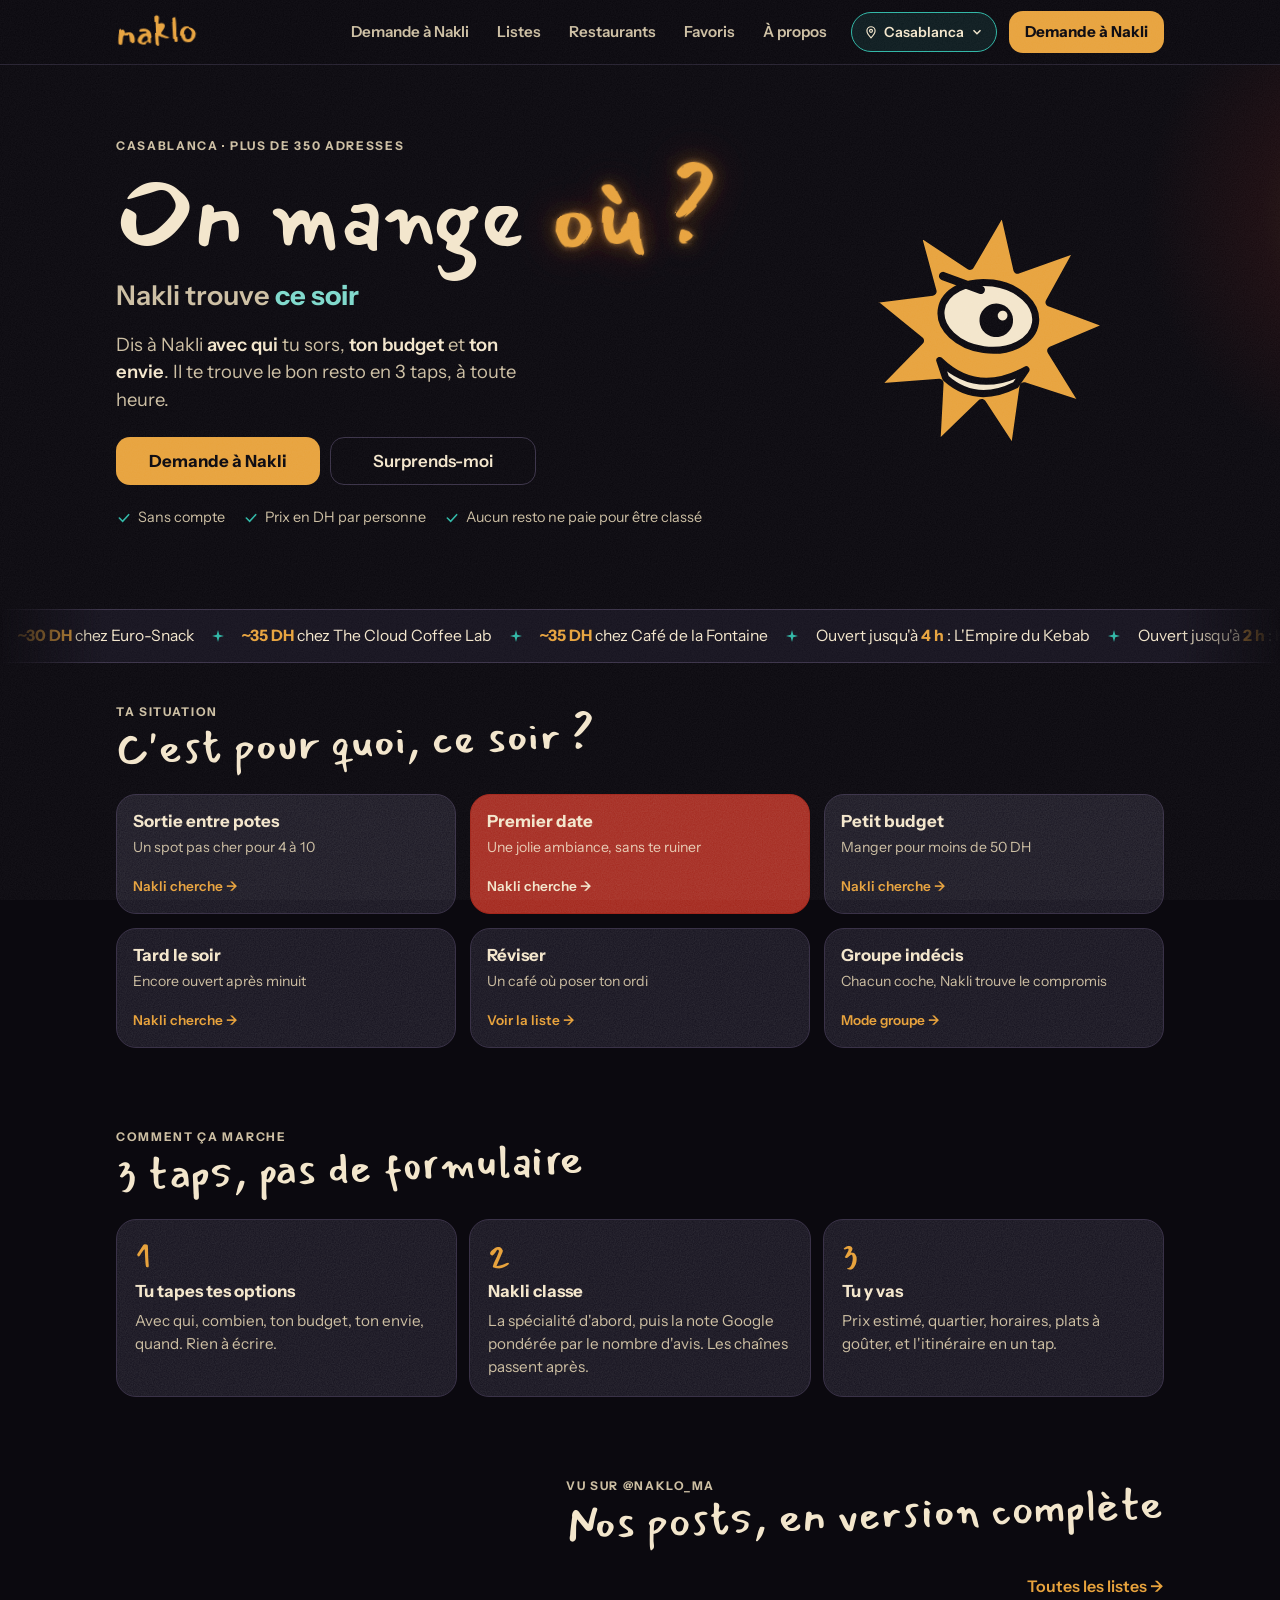
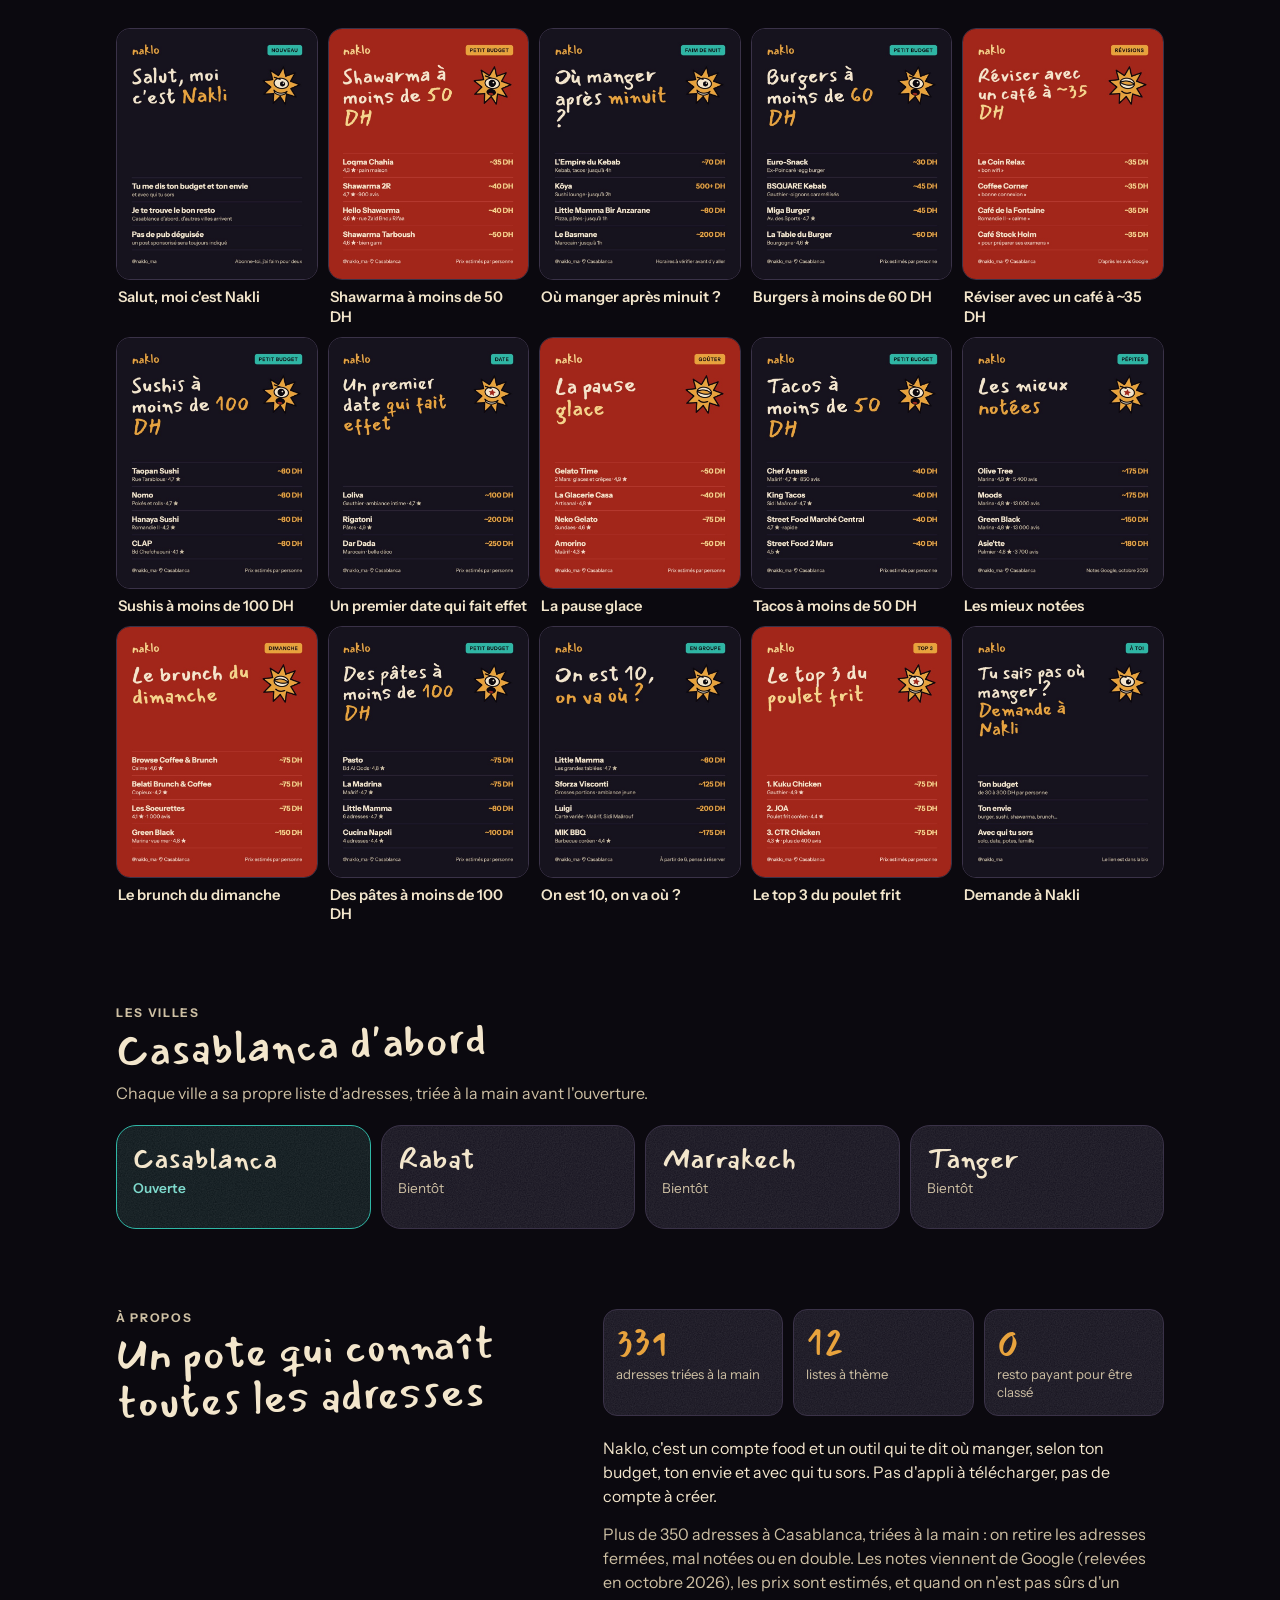
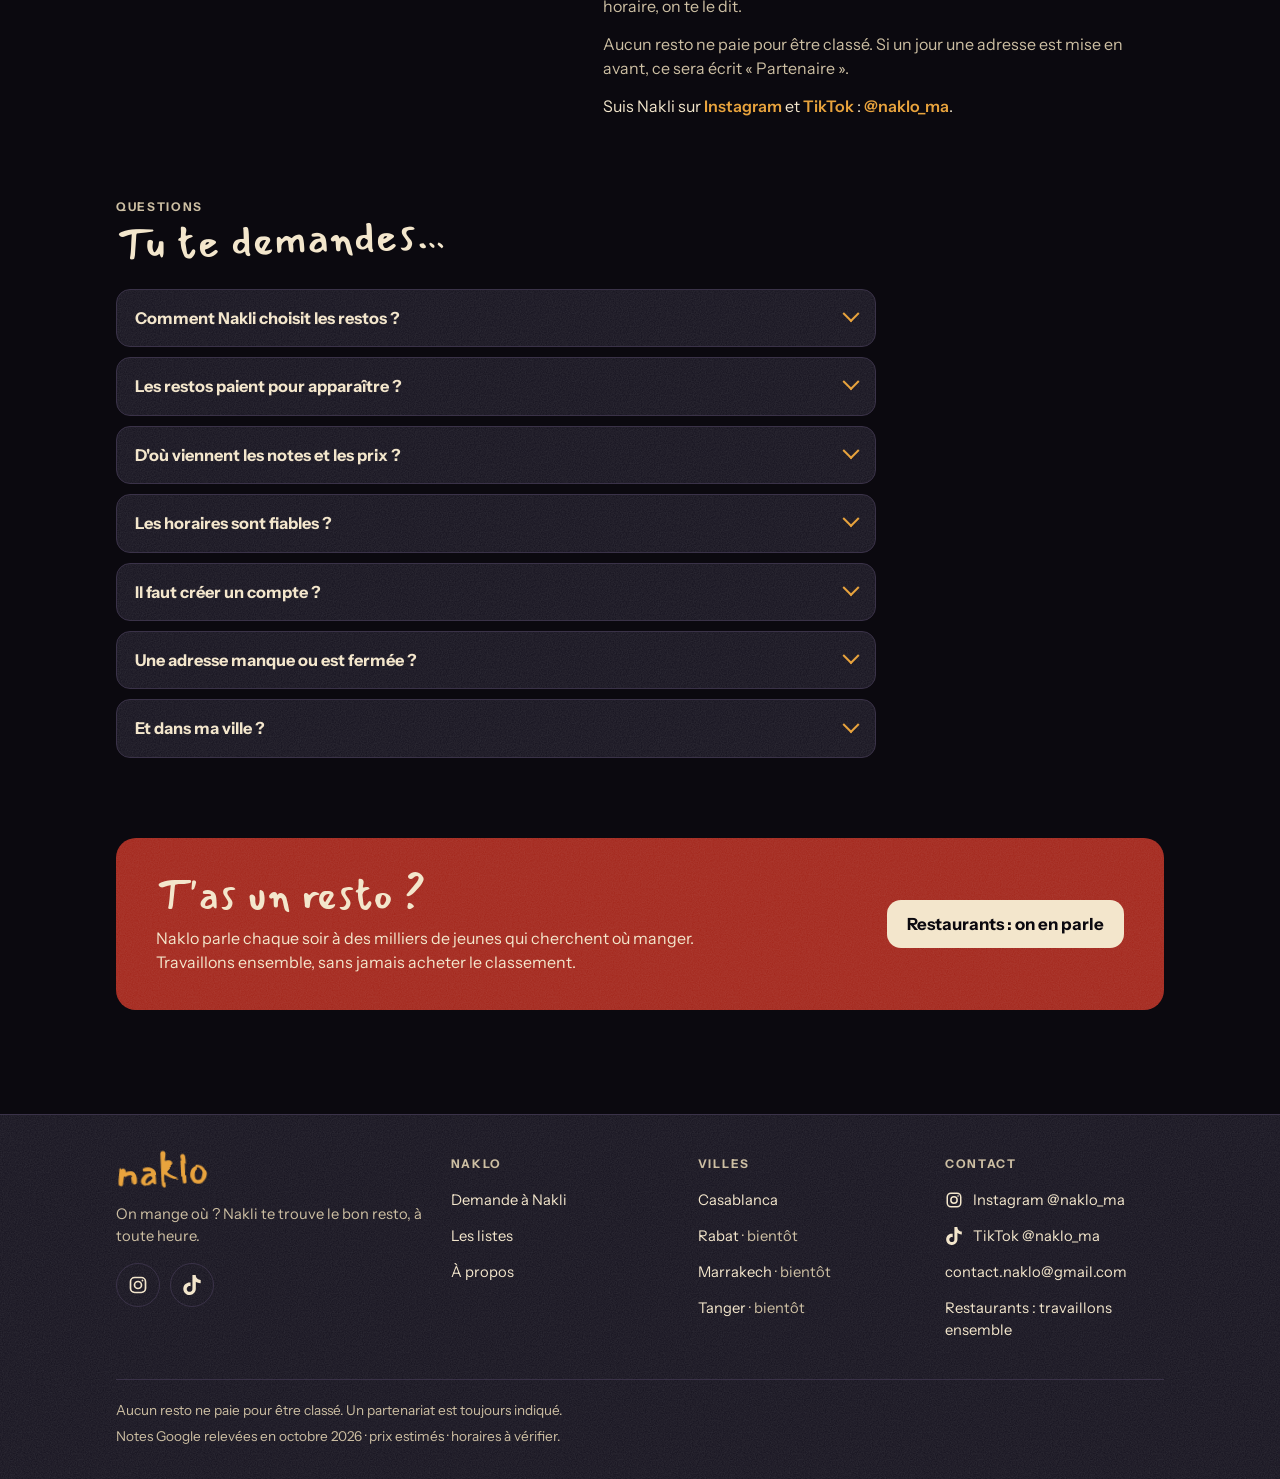
<file: index.html>
<!doctype html>
<html lang="fr">
<head>
<meta charset="utf-8">
<meta name="viewport" content="width=device-width, initial-scale=1">
<title>naklo · On mange où ? Nakli te trouve le bon resto</title>
<meta name="description" content="Dis à Nakli avec qui tu sors, ton budget et ton envie : il te trouve le bon resto à Casablanca en 3 taps. Plus de 350 adresses triées à la main, sans compte.">
<meta name="theme-color" content="#0B090F">
<meta property="og:title" content="naklo · On mange où ?">
<meta property="og:description" content="Nakli te trouve le bon resto, à toute heure. Casablanca d'abord.">
<meta property="og:image" content="assets/nakli-photo-profil.png">
<link rel="icon" href="assets/nakli-icone.svg" type="image/svg+xml">
<link rel="apple-touch-icon" href="assets/nakli-photo-profil.png">
<link rel="preconnect" href="https://fonts.googleapis.com">
<link rel="preconnect" href="https://fonts.gstatic.com" crossorigin>
<link rel="stylesheet" href="https://fonts.googleapis.com/css2?family=Mansalva&family=Instrument+Sans:wght@400;500;600;700&display=swap">
<link rel="stylesheet" href="assets/site.css">
</head>
<body data-root="" data-page="accueil">
<div data-entete></div>

<main id="contenu">
  <section class="hero">
    <div class="wrap">
      <span data-nakli="neutre" class="hero-nakli nakli-flotte"></span>
      <div>
        <p class="surtitre" data-ville-nom>Casablanca · plus de 350 adresses</p>
        <h1 class="pinceau" style="margin-top:10px">On mange <span class="ambre neon">où ?</span></h1>
        <p class="tourne"><span class="sr-only">Ce soir, après minuit, à moins de 50 DH, pour un date, à 10 : </span><span aria-hidden="true">Nakli trouve <span class="mot" id="mot">ce soir</span></span></p>
        <p class="accroche">Dis à Nakli <b>avec qui</b> tu sors, <b>ton budget</b> et <b>ton envie</b>. Il te trouve le bon resto en 3 taps, à toute heure.</p>
        <div class="hero-actions" data-cta-principal>
          <a class="btn" data-lien="outil" href="casablanca/">Demande à Nakli</a>
          <a class="btn btn-secondaire" data-lien="surprise" href="casablanca/?surprise=1">Surprends-moi</a>
        </div>
        <div class="hero-preuves">
          <span><svg viewBox="0 0 24 24" fill="none" stroke="#2FB7A6" stroke-width="2.4" stroke-linecap="round" aria-hidden="true"><path d="M5 12l5 5 9-10"/></svg>Sans compte</span>
          <span><svg viewBox="0 0 24 24" fill="none" stroke="#2FB7A6" stroke-width="2.4" stroke-linecap="round" aria-hidden="true"><path d="M5 12l5 5 9-10"/></svg>Prix en DH par personne</span>
          <span><svg viewBox="0 0 24 24" fill="none" stroke="#2FB7A6" stroke-width="2.4" stroke-linecap="round" aria-hidden="true"><path d="M5 12l5 5 9-10"/></svg>Aucun resto ne paie pour être classé</span>
        </div>
      </div>
    </div>
  </section>

  <div class="defile" id="defile" hidden>
    <p class="sr-only" id="defile-titre">Quelques adresses de Nakli</p>
    <div class="defile-piste" aria-labelledby="defile-titre"></div>
  </div>

  <section class="section" data-reveal aria-labelledby="t-situations">
    <div class="wrap">
      <div class="section-tete">
        <p class="surtitre">Ta situation</p>
        <h2 class="pinceau penche" id="t-situations">C'est pour quoi, ce soir ?</h2>
      </div>
      <div class="situations">
        <a class="carte-lien incline" data-lien="outil" data-q="qui=Potes&n=6&budget=< 100 DH&go=1" href="casablanca/"><span class="t">Sortie entre potes</span><span class="d">Un spot pas cher pour 4 à 10</span><span class="fleche">Nakli cherche →</span></a>
        <a class="carte-lien rouge incline" data-lien="outil" data-q="qui=Date&n=2&budget=< 250 DH&ambiance=Jolie déco&quand=Ce soir&go=1" href="casablanca/"><span class="t">Premier date</span><span class="d">Une jolie ambiance, sans te ruiner</span><span class="fleche">Nakli cherche →</span></a>
        <a class="carte-lien incline" data-lien="outil" data-q="budget=< 50 DH&go=1" href="casablanca/"><span class="t">Petit budget</span><span class="d">Manger pour moins de 50 DH</span><span class="fleche">Nakli cherche →</span></a>
        <a class="carte-lien incline" data-lien="outil" data-q="quand=Après minuit&go=1" href="casablanca/"><span class="t">Tard le soir</span><span class="d">Encore ouvert après minuit</span><span class="fleche">Nakli cherche →</span></a>
        <a class="carte-lien incline" data-lien="liste" data-l="cafes-pour-reviser" href="listes/?ville=casablanca&l=cafes-pour-reviser"><span class="t">Réviser</span><span class="d">Un café où poser ton ordi</span><span class="fleche">Voir la liste →</span></a>
        <a class="carte-lien incline" data-lien="outil" data-q="mode=groupe" href="casablanca/?mode=groupe"><span class="t">Groupe indécis</span><span class="d">Chacun coche, Nakli trouve le compromis</span><span class="fleche">Mode groupe →</span></a>
      </div>
    </div>
  </section>

  <section class="section" data-reveal aria-labelledby="t-etapes">
    <div class="wrap">
      <div class="section-tete">
        <p class="surtitre">Comment ça marche</p>
        <h2 class="pinceau penche" id="t-etapes">3 taps, pas de formulaire</h2>
      </div>
      <ol class="etapes">
        <li><span class="num">1</span><b>Tu tapes tes options</b><p>Avec qui, combien, ton budget, ton envie, quand. Rien à écrire.</p></li>
        <li><span class="num">2</span><b>Nakli classe</b><p>La spécialité d'abord, puis la note Google pondérée par le nombre d'avis. Les chaînes passent après.</p></li>
        <li><span class="num">3</span><b>Tu y vas</b><p>Prix estimé, quartier, horaires, plats à goûter, et l'itinéraire en un tap.</p></li>
      </ol>
    </div>
  </section>

  <section class="section" data-reveal aria-labelledby="t-listes">
    <div class="wrap">
      <div class="section-tete section-tete-ligne">
        <div><p class="surtitre">Vu sur @naklo_ma</p><h2 class="pinceau penche" id="t-listes" style="margin-top:6px">Nos posts, en version complète</h2></div>
        <a class="lien-fleche" data-lien="listes" href="listes/?ville=casablanca">Toutes les listes →</a>
      </div>
      <div class="rail rail-posts" id="rail-listes"></div>
    </div>
  </section>

  <section class="section" data-reveal aria-labelledby="t-villes">
    <div class="wrap">
      <div class="section-tete">
        <p class="surtitre">Les villes</p>
        <h2 class="pinceau penche" id="t-villes">Casablanca d'abord</h2>
        <p class="mut">Chaque ville a sa propre liste d'adresses, triée à la main avant l'ouverture.</p>
      </div>
      <div class="villes" id="villes"></div>
    </div>
  </section>

  <section class="section" id="a-propos" data-reveal aria-labelledby="t-propos">
    <div class="wrap">
      <div class="deux-col">
        <div class="section-tete">
          <p class="surtitre">À propos</p>
          <h2 class="pinceau penche" id="t-propos">Un pote qui connaît toutes les adresses</h2>
        </div>
        <div style="display:flex;flex-direction:column;gap:14px">
          <div class="chiffres">
            <div><b data-compte="357" id="c-adresses">357</b><span>adresses triées à la main</span></div>
            <div><b data-compte="13" id="c-listes">13</b><span>listes à thème</span></div>
            <div><b>0</b><span>resto payant pour être classé</span></div>
          </div>
          <p>Naklo, c'est un compte food et un outil qui te dit où manger, selon ton budget, ton envie et avec qui tu sors. Pas d'appli à télécharger, pas de compte à créer.</p>
          <p class="mut">Plus de 350 adresses à Casablanca, triées à la main : on retire les adresses fermées, mal notées ou en double. Les notes viennent de Google (relevées en octobre 2026), les prix sont estimés, et quand on n'est pas sûrs d'un horaire, on te le dit.</p>
          <p class="mut">Aucun resto ne paie pour être classé. Si un jour une adresse est mise en avant, ce sera écrit « Partenaire ».</p>
          <p>Suis Nakli sur <a class="handle" href="https://www.instagram.com/naklo_ma/" target="_blank" rel="noopener">Instagram</a> et <a class="handle" href="https://www.tiktok.com/@naklo_ma" target="_blank" rel="noopener">TikTok</a> : <span class="handle">@naklo_ma</span>.</p>
        </div>
      </div>
    </div>
  </section>

  <section class="section" data-reveal aria-labelledby="t-faq">
    <div class="wrap">
      <div class="section-tete">
        <p class="surtitre">Questions</p>
        <h2 class="pinceau penche" id="t-faq">Tu te demandes…</h2>
      </div>
      <div class="faq">
        <details><summary>Comment Nakli choisit les restos ?</summary><div class="rep"><p>D'abord la spécialité : si tu veux un burger, un spécialiste du burger passe avant un resto qui en a un sur la carte. Ensuite la note Google, pondérée par le nombre d'avis (un 4,8 sur 5 000 avis compte plus qu'un 5 sur 12). Les chaînes passent un peu après.</p></div></details>
        <details><summary>Les restos paient pour apparaître ?</summary><div class="rep"><p>Non. Le classement ne s'achète pas. Si un jour une adresse est mise en avant contre paiement, ce sera écrit « Partenaire » sur sa carte, et ça ne changera pas son rang.</p></div></details>
        <details><summary>D'où viennent les notes et les prix ?</summary><div class="rep"><p>Les notes et le nombre d'avis viennent de Google, relevés en octobre 2026. Les prix sont des estimations par personne : on te les donne pour t'aider à choisir, pas au dirham près.</p></div></details>
        <details><summary>Les horaires sont fiables ?</summary><div class="rep"><p>On fait de notre mieux, mais ils changent souvent. Quand on n'est pas sûrs, c'est marqué « à vérifier ». Le bouton « Photos et avis » t'emmène sur Google Maps pour confirmer avant d'y aller.</p></div></details>
        <details><summary>Il faut créer un compte ?</summary><div class="rep"><p>Non, pas besoin. Nakli marche sans compte et sans appli à télécharger : tes choix sont gardés sur ton téléphone pour la prochaine fois.</p><p>Mais Nakli prépare peut-être un coin rien qu'à toi : tes restos préférés, des réductions… Affaire à suivre sur <a href="https://www.instagram.com/naklo_ma/" target="_blank" rel="noopener">@naklo_ma</a>.</p></div></details>
        <details><summary>Une adresse manque ou est fermée ?</summary><div class="rep"><p>Dis-le-nous sur Instagram, <a href="https://www.instagram.com/naklo_ma/" target="_blank" rel="noopener">@naklo_ma</a>, ou par mail à <a href="mailto:contact.naklo@gmail.com">contact.naklo@gmail.com</a>. On vérifie et on met à jour.</p></div></details>
        <details><summary>Et dans ma ville ?</summary><div class="rep"><p>On commence par Casablanca. Rabat, Marrakech et Tanger arrivent ensuite : pour chaque ville, on construit la liste d'adresses à la main avant d'ouvrir.</p></div></details>
      </div>
    </div>
  </section>

  <section class="section" data-reveal aria-labelledby="t-restos">
    <div class="wrap">
      <div class="bandeau rouge">
        <div>
          <h2 class="pinceau" id="t-restos">T'as un resto ?</h2>
          <p style="margin-top:8px">Naklo parle chaque soir à des milliers de jeunes qui cherchent où manger. Travaillons ensemble, sans jamais acheter le classement.</p>
        </div>
        <a class="btn" href="restaurants/">Restaurants : on en parle</a>
      </div>
    </div>
  </section>
</main>

<div data-pied></div>

<script src="data/villes.js"></script>
<script src="assets/naklo.js"></script>
<script>
(function () {
  const N = window.Naklo, v = N.villeActive();
  // liens vers la ville retenue (Casablanca par défaut)
  N.$$("[data-lien]").forEach(a => {
    const t = a.dataset.lien;
    if (t === "outil") a.href = N.lienVille(v) + (a.dataset.q ? "?" + a.dataset.q.replace(/ /g, "%20").replace(/</g, "%3C") : "");
    if (t === "surprise") a.href = N.lienVille(v) + "?surprise=1";
    if (t === "listes") a.href = N.lienListes(v);
    if (t === "liste") a.href = N.lienListes(v, a.dataset.l);
  });
  N.$("[data-ville-nom]").textContent = v.slug === "casablanca" ? "Casablanca · plus de 350 adresses" : v.nom;
  // les 15 posts, dans l'ordre de publication ; chacun ouvre sa liste (ou l'outil, ou l'à-propos)
  const marque = window.NAKLO_POSTS_MARQUE || [];
  const posts = [marque[0], ...window.NAKLO_LISTES, marque[1]].filter(Boolean).map(x => ({
    post: x.post, titre: x.titre,
    href: x.slug ? N.lienListes(v, x.slug) : x.lien === "outil" ? N.lienVille(v) : x.lien
  }));
  N.$("#rail-listes").innerHTML = posts.map(x =>
    `<a class="post-tuile incline" href="${x.href}"><img src="assets/posts/${x.post}" alt="" loading="lazy" width="720" height="900"><span class="post-titre">${N.esc(x.titre)}</span></a>`).join("");
  // mots qui tournent sous le titre, avec un petit effet de lettres brouillées
  const mots = ["ce soir", "après minuit", "à moins de 50 DH", "pour un date", "à 10", "pour réviser", "un dimanche"];
  const mot = N.$("#mot");
  if (mot && !N.reduit) {
    const signes = "abcdefghijklmnopqrstuvwxyz";
    let k = 0;
    setInterval(() => {
      k = (k + 1) % mots.length;
      const cible = mots[k];
      let t = 0;
      const brouille = setInterval(() => {
        t++;
        mot.textContent = [...cible].map((c, j) => c === " " || j < t ? c : signes[Math.floor(Math.random() * signes.length)]).join("");
        if (t >= cible.length) { clearInterval(brouille); mot.textContent = cible; }
      }, 35);
    }, 2400);
  }
  // bandeau qui défile : des infos concrètes tirées des vraies adresses
  N.chargerVille(v.slug).then(DB => {
    if (!DB.length) return;
    const bien = DB.filter(p => (p.rating || 0) >= 4.3 && (p.reviews || 0) >= 80);
    const tri = (l, f) => [...l].sort(f);
    const tard = p => { const m = (p.hours || "").match(/–\s*(\d{1,2})h/); return m && +m[1] >= 1 && +m[1] <= 6 ? +m[1] : 0; };
    const faits = [
      ...tri(bien, (a, b) => a.price - b.price).slice(0, 3).map(p => `<b>~${p.price} DH</b> chez ${N.esc(p.name)}`),
      ...tri(DB.filter(tard), (a, b) => tard(b) - tard(a)).slice(0, 2).map(p => `Ouvert jusqu'à <b>${tard(p)} h</b> : ${N.esc(p.name)}`),
      ...tri(bien, (a, b) => b.reviews - a.reviews).slice(0, 2).map(p => `Noté <b>${N.fmt(p.rating.toFixed(1))}</b> sur ${p.reviews.toLocaleString("fr-FR")} avis : ${N.esc(p.name)}`),
      ...tri(bien, (a, b) => b.rating - a.rating || b.reviews - a.reviews).slice(0, 2).map(p => `Pépite à <b>${N.fmt(p.rating.toFixed(1))}</b> : ${N.esc(p.name)}`),
      `<b>${DB.length}</b> adresses à ${N.esc(v.nom)}, triées à la main`
    ];
    const etincelle = '<svg class="sep" viewBox="0 0 24 24" aria-hidden="true"><path d="M12 0 L14.5 9.5 L24 12 L14.5 14.5 L12 24 L9.5 14.5 L0 12 L9.5 9.5 Z" fill="currentColor"/></svg>';
    const ligne = faits.map(f => `<span class="fait">${f}</span>${etincelle}`).join("");
    const piste = N.$("#defile .defile-piste");
    // la 2e copie sert à boucler sans couture ; elle est cachée aux lecteurs d'écran
    piste.innerHTML = `<div class="defile-groupe">${ligne}</div><div class="defile-groupe" aria-hidden="true">${ligne}</div>`;
    N.$("#defile").hidden = false;
  });
  N.$("#c-listes").dataset.compte = window.NAKLO_LISTES.length;
  N.chargerVille(v.slug).then(DB => { if (DB.length) N.$("#c-adresses").dataset.compte = DB.length; N.compter(N.$(".chiffres")); });
  N.$("#villes").innerHTML = N.VILLES.map(c =>
    `<a class="ville-carte incline${c.on ? " on" : ""}" href="${N.lienVille(c)}"><span class="pinceau">${N.esc(c.nom)}</span><small>${c.on ? "Ouverte" : "Bientôt"}</small></a>`).join("");
  N.incliner();
})();
</script>
</body>
</html>
</file>
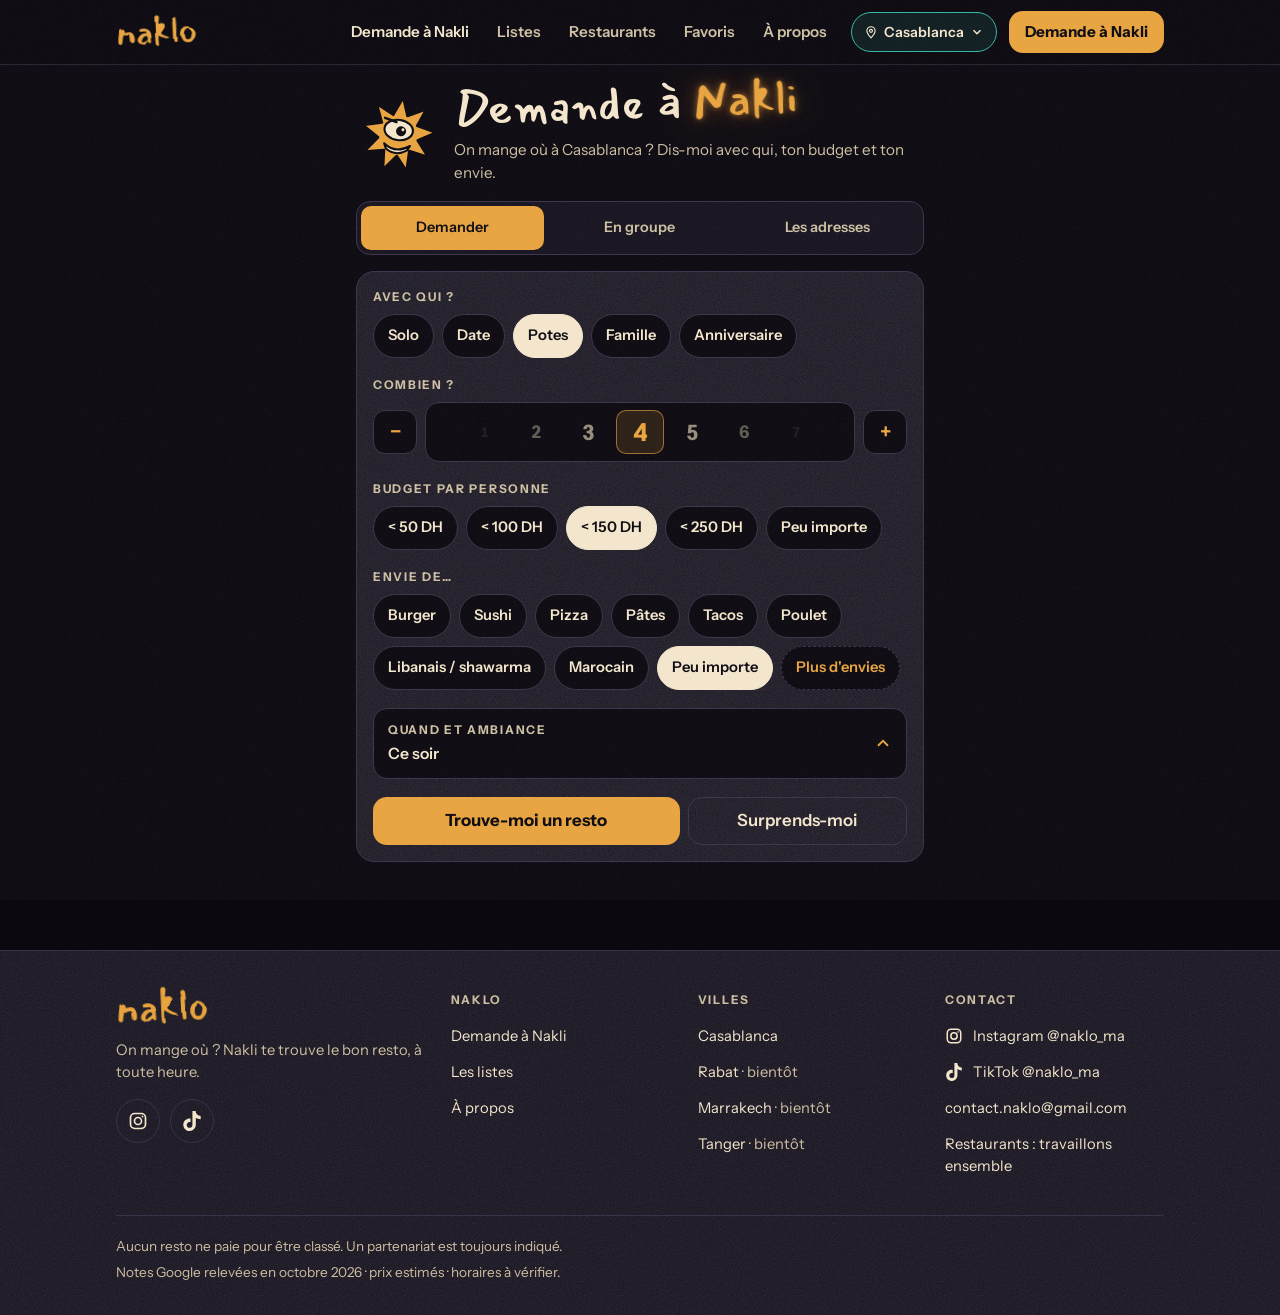
<file: casablanca/index.html>
<!doctype html>
<html lang="fr">
<head>
<meta charset="utf-8">
<meta name="viewport" content="width=device-width, initial-scale=1">
<title>Demande à Nakli · On mange où à Casablanca ? · naklo</title>
<meta name="description" content="Où manger à Casablanca ? Dis à Nakli avec qui tu sors, ton budget et ton envie : il te propose 4 adresses classées parmi plus de 350, en 3 taps et sans compte.">
<meta name="theme-color" content="#0B090F">
<link rel="icon" href="../assets/nakli-icone.svg" type="image/svg+xml">
<link rel="apple-touch-icon" href="../assets/nakli-photo-profil.png">
<link rel="preconnect" href="https://fonts.googleapis.com">
<link rel="preconnect" href="https://fonts.gstatic.com" crossorigin>
<link rel="stylesheet" href="https://fonts.googleapis.com/css2?family=Mansalva&family=Instrument+Sans:wght@400;500;600;700&display=swap">
<link rel="stylesheet" href="../assets/site.css">
</head>
<body data-root="../" data-page="outil" data-ville="casablanca">
<div data-entete></div>
<main id="contenu" class="wrap wrap-etroit">
  <div class="outil" id="outil"><p class="statut">Nakli arrive…</p></div>
  <noscript><p class="alerte">Active JavaScript pour que Nakli puisse te répondre.</p></noscript>
</main>
<div data-pied></div>
<script src="../data/villes.js"></script>
<script src="../assets/naklo.js"></script>
<script src="../assets/outil.js"></script>
</body>
</html>
</file>
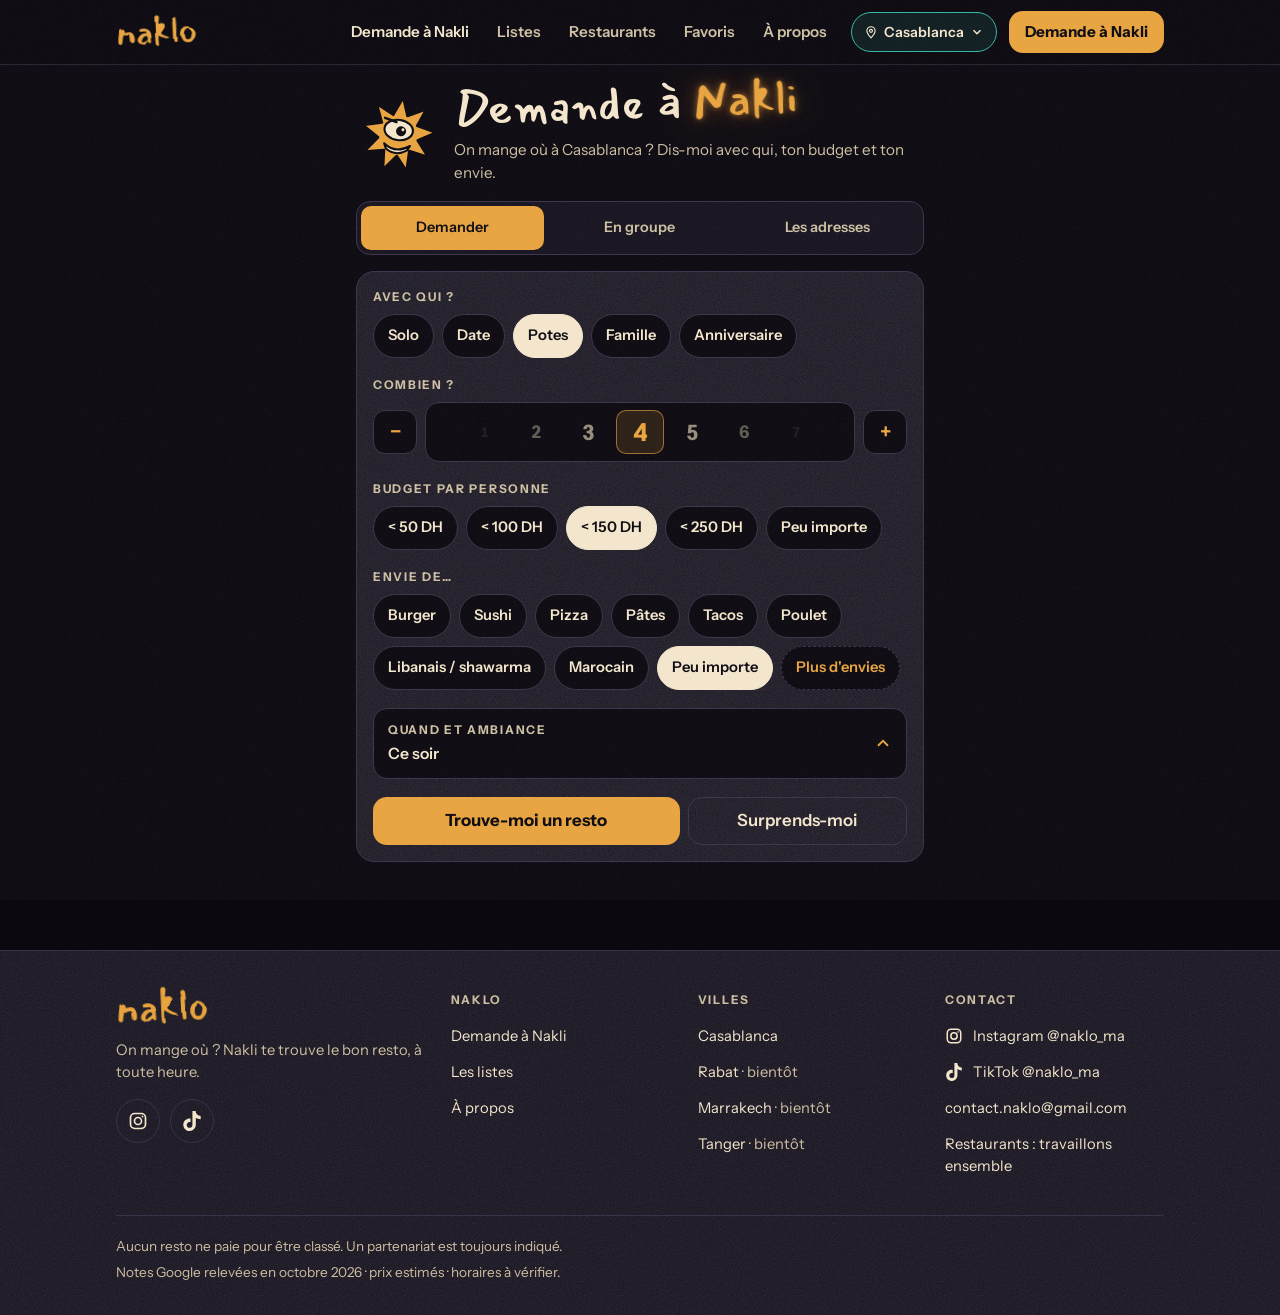
<file: demande/index.html>
<!doctype html>
<html lang="fr">
<head>
<meta charset="utf-8">
<meta name="viewport" content="width=device-width, initial-scale=1">
<title>Demande à Nakli · naklo</title>
<meta name="robots" content="noindex">
<script>
/* Lien court (lien en bio) : renvoie vers l'outil de la dernière ville choisie, en gardant les options de l'URL. */
(function () {
  var v = "casablanca";
  try { var s = JSON.parse(localStorage.getItem("nk-ville")); if (/^[a-z-]+$/.test(s)) v = s; } catch (e) {}
  location.replace("../" + v + "/" + location.search);
})();
</script>
<meta http-equiv="refresh" content="1; url=../casablanca/">
</head>
<body style="background:#0B090F;color:#F3E6CC;font-family:system-ui,sans-serif;padding:24px">
<p>Nakli arrive… <a href="../casablanca/" style="color:#E8A33D">Ouvrir Demande à Nakli</a></p>
</body>
</html>
</file>
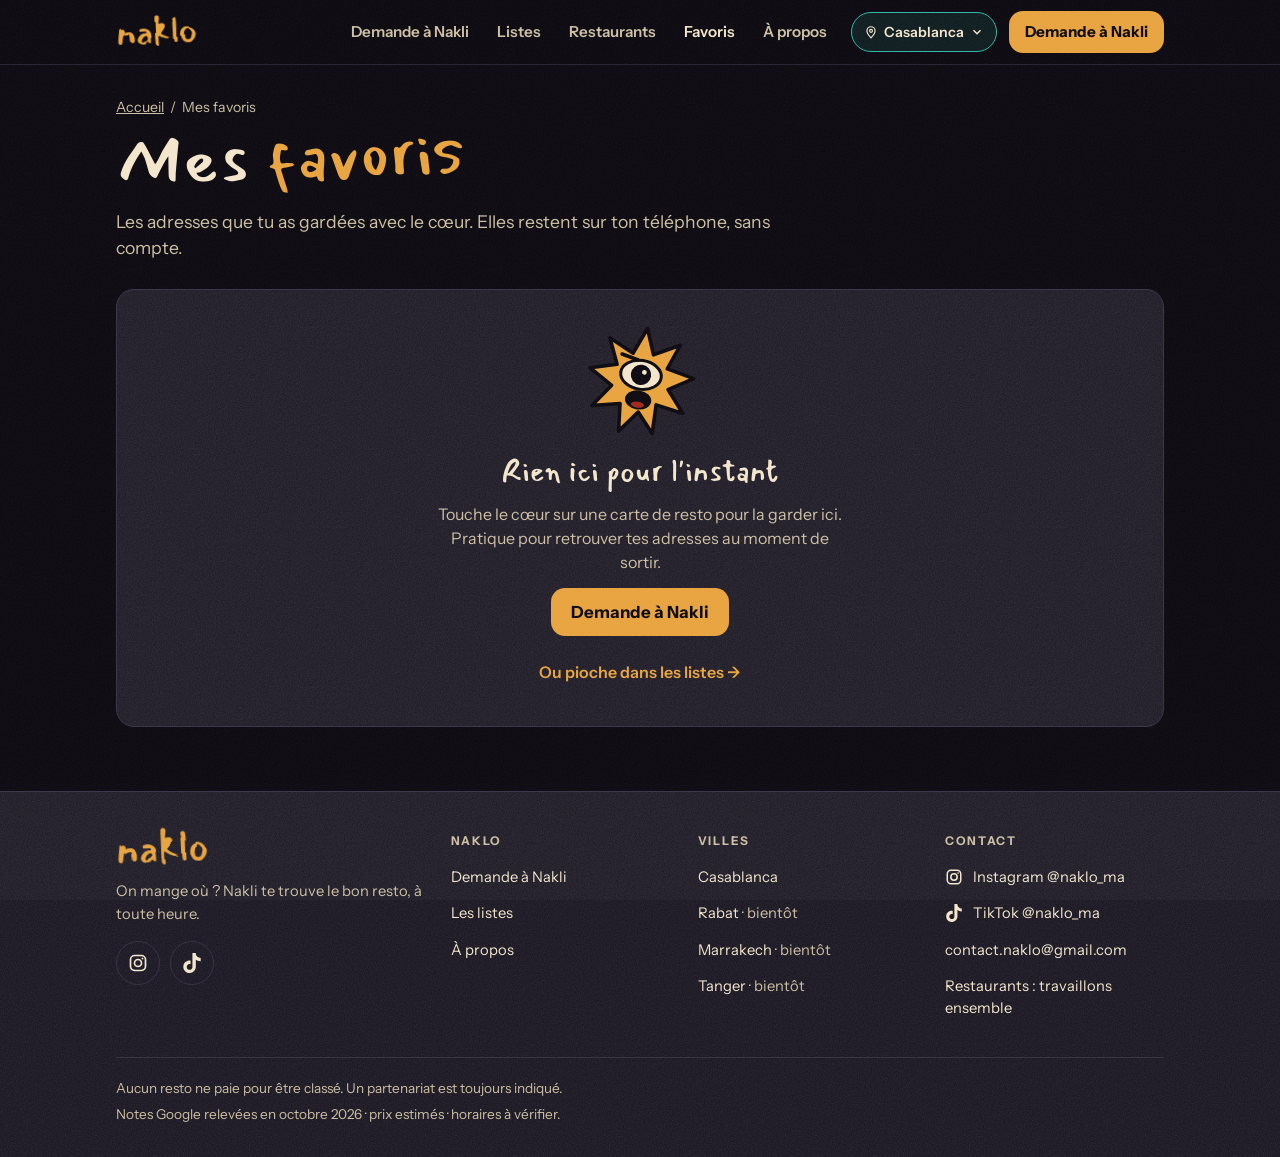
<file: favoris/index.html>
<!doctype html>
<html lang="fr">
<head>
<meta charset="utf-8">
<meta name="viewport" content="width=device-width, initial-scale=1">
<meta name="theme-color" content="#0B090F">
<meta name="robots" content="noindex">
<link rel="icon" href="../assets/nakli-icone.svg" type="image/svg+xml">
<link rel="apple-touch-icon" href="../assets/nakli-photo-profil.png">
<link rel="preconnect" href="https://fonts.googleapis.com">
<link rel="preconnect" href="https://fonts.gstatic.com" crossorigin>
<link rel="stylesheet" href="https://fonts.googleapis.com/css2?family=Mansalva&family=Instrument+Sans:wght@400;500;600;700&display=swap">
<link rel="stylesheet" href="../assets/site.css">
<title>Mes favoris · naklo</title>
</head>
<body data-root="../" data-page="favoris">
<div data-entete></div>
<main id="contenu" class="wrap">
  <header class="page-tete">
    <nav class="fil" aria-label="Fil d'Ariane"><a href="../index.html">Accueil</a><span aria-hidden="true">/</span><span aria-current="page">Mes favoris</span></nav>
    <h1 class="pinceau penche">Mes <span class="ambre">favoris</span></h1>
    <p class="chapo">Les adresses que tu as gardées avec le cœur. Elles restent sur ton téléphone, sans compte.</p>
  </header>
  <div id="favoris" style="margin-top:20px"></div>
</main>
<div data-pied></div>
<script src="../data/villes.js"></script>
<script src="../assets/naklo.js"></script>
<script>
(function () {
  const N = window.Naklo, zone = N.$("#favoris");
  async function rendre() {
    const favs = N.lireFavoris();
    if (!favs.length) {
      zone.innerHTML = `<div class="panneau bientot">${N.nakliSVG("affame")}
        <h2 class="pinceau" style="font-size:1.9rem">Rien ici pour l'instant</h2>
        <p class="mut" style="max-width:38ch">Touche le cœur sur une carte de resto pour la garder ici. Pratique pour retrouver tes adresses au moment de sortir.</p>
        <a class="btn" href="${N.lienVille(N.villeActive())}">Demande à Nakli</a>
        <a class="lien-fleche" href="${N.lienListes(N.villeActive())}">Ou pioche dans les listes →</a></div>`;
      return;
    }
    let h = "";
    for (const v of N.VILLES.filter(v => favs.some(f => f.ville === v.slug))) {
      const DB = await N.chargerVille(v.slug);
      const items = favs.filter(f => f.ville === v.slug).map(f => DB.find(p => p.id === f.id)).filter(Boolean);
      if (!items.length) continue;
      const texte = `Mes adresses Naklo à ${v.nom} :\n${items.map(p => `- ${p.name} (~${p.price} DH${p.area ? ", " + p.area : ""})`).join("\n")}\nVia @naklo_ma`;
      h += `<div class="selection-tete"><h2 class="pinceau penche">${N.esc(v.nom)} <span class="mut">(${items.length})</span></h2>
        <div class="liens"><a class="btn btn-secondaire btn-petit avec-logo" target="_blank" rel="noopener" href="https://wa.me/?text=${encodeURIComponent(texte)}">${N.I.whatsapp}Envoyer la liste</a></div></div>
        <ol class="cartes grille" style="margin:12px 0 28px">${items.map((p, i) => N.carte({ p, pourquoi: `${p.cuisine.split(",")[0]}, environ ${p.price} DH par personne${p.rating ? `, noté ${N.fmt(p.rating)} sur ${p.reviews.toLocaleString("fr-FR")} avis` : ""}.`, style: [] }, i, { ville: v.nom, top: false, pastille: "Favori" })).join("")}</ol>`;
    }
    zone.innerHTML = h;
  }
  rendre();
  document.addEventListener("naklo:favoris", rendre);
})();
</script>
</body>
</html>
</file>
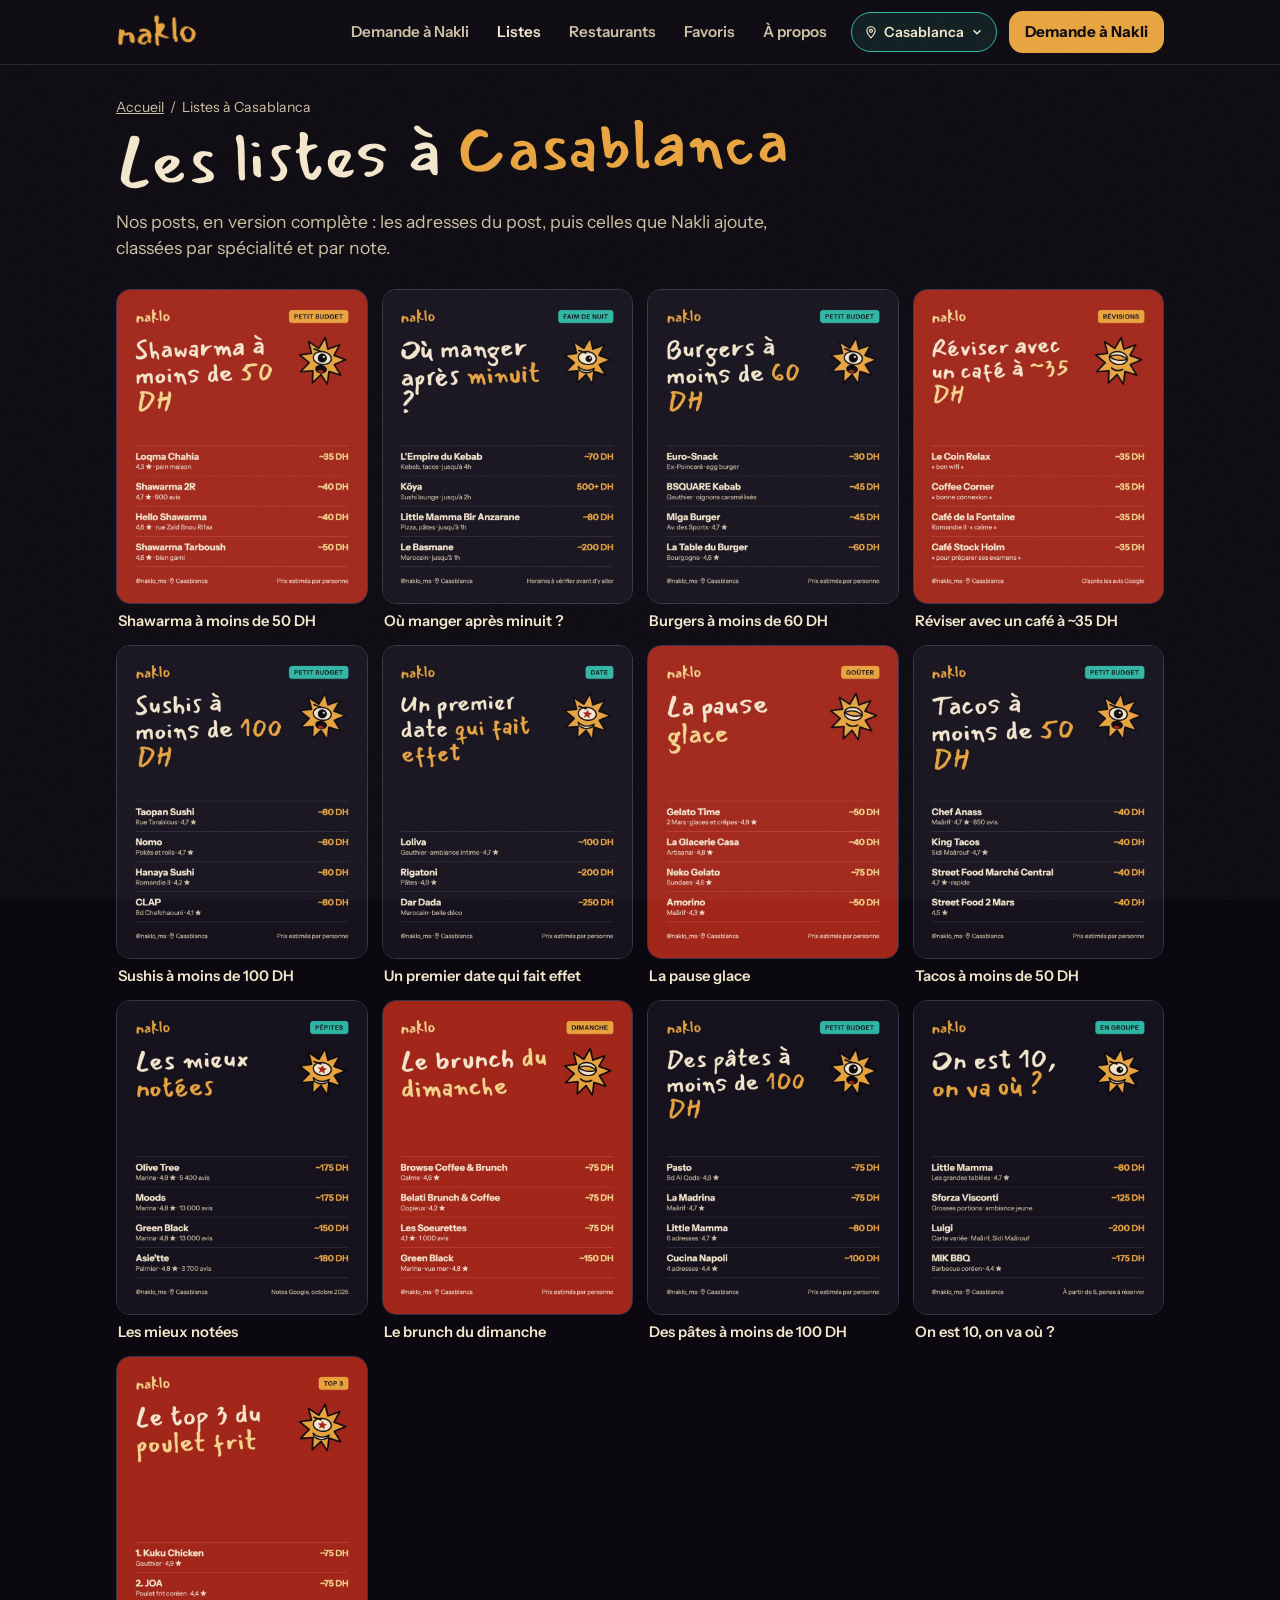
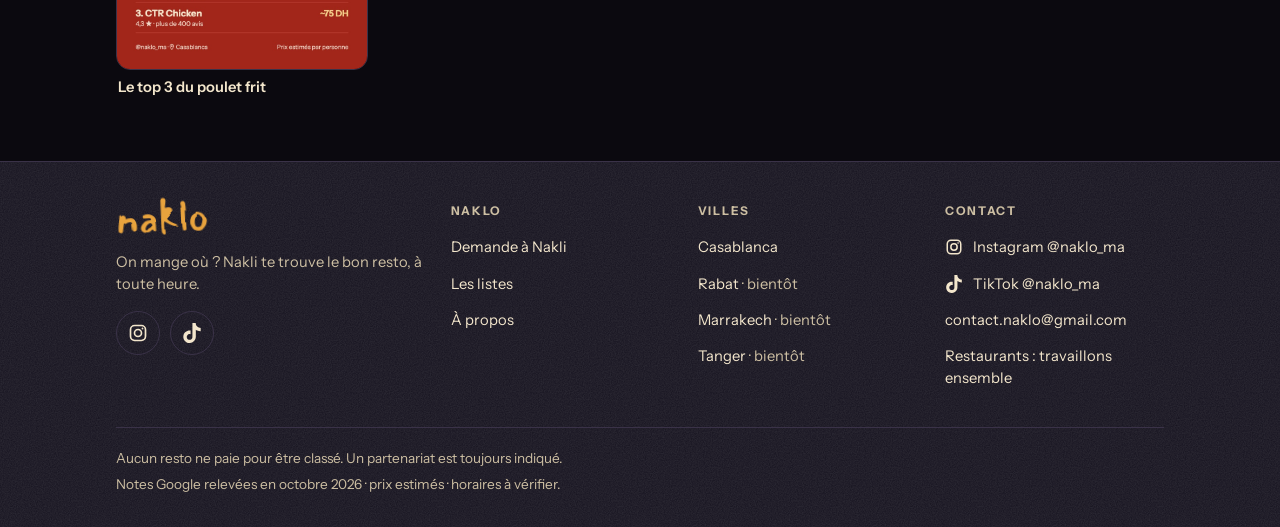
<file: listes/index.html>
<!doctype html>
<html lang="fr">
<head>
<meta charset="utf-8">
<meta name="viewport" content="width=device-width, initial-scale=1">
<meta name="theme-color" content="#0B090F">
<link rel="icon" href="../assets/nakli-icone.svg" type="image/svg+xml">
<link rel="apple-touch-icon" href="../assets/nakli-photo-profil.png">
<link rel="preconnect" href="https://fonts.googleapis.com">
<link rel="preconnect" href="https://fonts.gstatic.com" crossorigin>
<link rel="stylesheet" href="https://fonts.googleapis.com/css2?family=Mansalva&family=Instrument+Sans:wght@400;500;600;700&display=swap">
<link rel="stylesheet" href="../assets/site.css">
<title>Les listes de Nakli · naklo</title>
<meta name="description" content="Shawarma à moins de 50 DH, où manger après minuit, premier date, burgers, cafés pour réviser : les listes de Nakli, classées ville par ville.">
</head>
<body data-root="../" data-page="listes">
<div data-entete></div>
<main id="contenu" class="wrap"><div id="listes"><p class="statut" style="padding-top:32px">Nakli arrive…</p></div></main>
<div data-pied></div>
<script src="../data/villes.js"></script>
<script src="../assets/naklo.js"></script>
<script src="../assets/listes.js"></script>
</body>
</html>
</file>
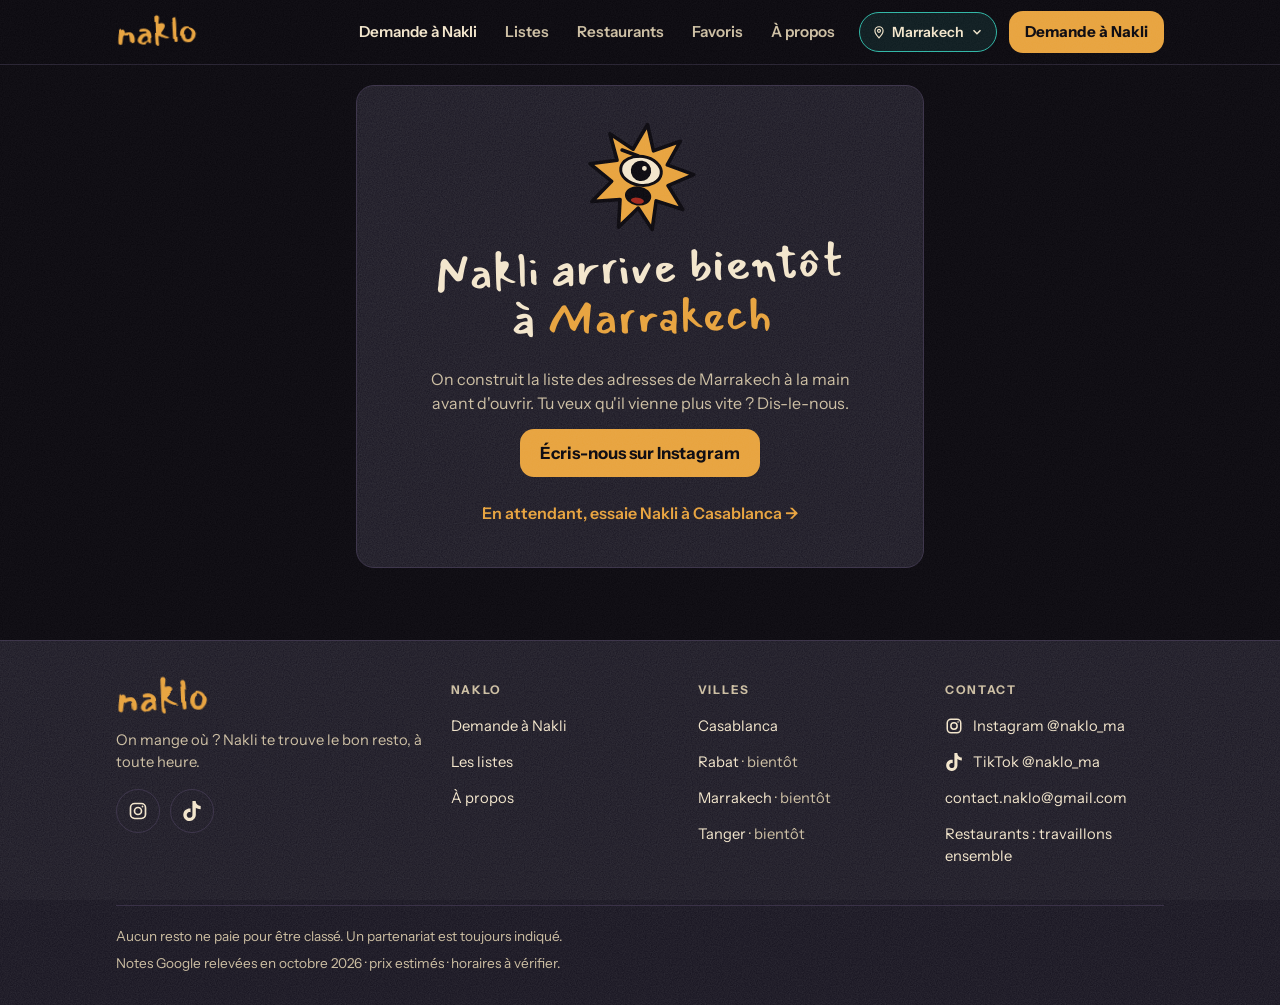
<file: marrakech/index.html>
<!doctype html>
<html lang="fr">
<head>
<meta charset="utf-8">
<meta name="viewport" content="width=device-width, initial-scale=1">
<title>Naklo à Marrakech : bientôt · naklo</title>
<meta name="description" content="Nakli arrive bientôt à Marrakech. En attendant, il te trouve le bon resto à Casablanca.">
<meta name="theme-color" content="#0B090F">
<link rel="icon" href="../assets/nakli-icone.svg" type="image/svg+xml">
<link rel="apple-touch-icon" href="../assets/nakli-photo-profil.png">
<link rel="preconnect" href="https://fonts.googleapis.com">
<link rel="preconnect" href="https://fonts.gstatic.com" crossorigin>
<link rel="stylesheet" href="https://fonts.googleapis.com/css2?family=Mansalva&family=Instrument+Sans:wght@400;500;600;700&display=swap">
<link rel="stylesheet" href="../assets/site.css">
</head>
<body data-root="../" data-page="outil" data-ville="marrakech">
<div data-entete></div>
<main id="contenu" class="wrap wrap-etroit">
  <div class="outil" id="outil"><p class="statut">Nakli arrive…</p></div>
  <noscript><p class="alerte">Active JavaScript pour que Nakli puisse te répondre.</p></noscript>
</main>
<div data-pied></div>
<script src="../data/villes.js"></script>
<script src="../assets/naklo.js"></script>
<script src="../assets/outil.js"></script>
</body>
</html>
</file>
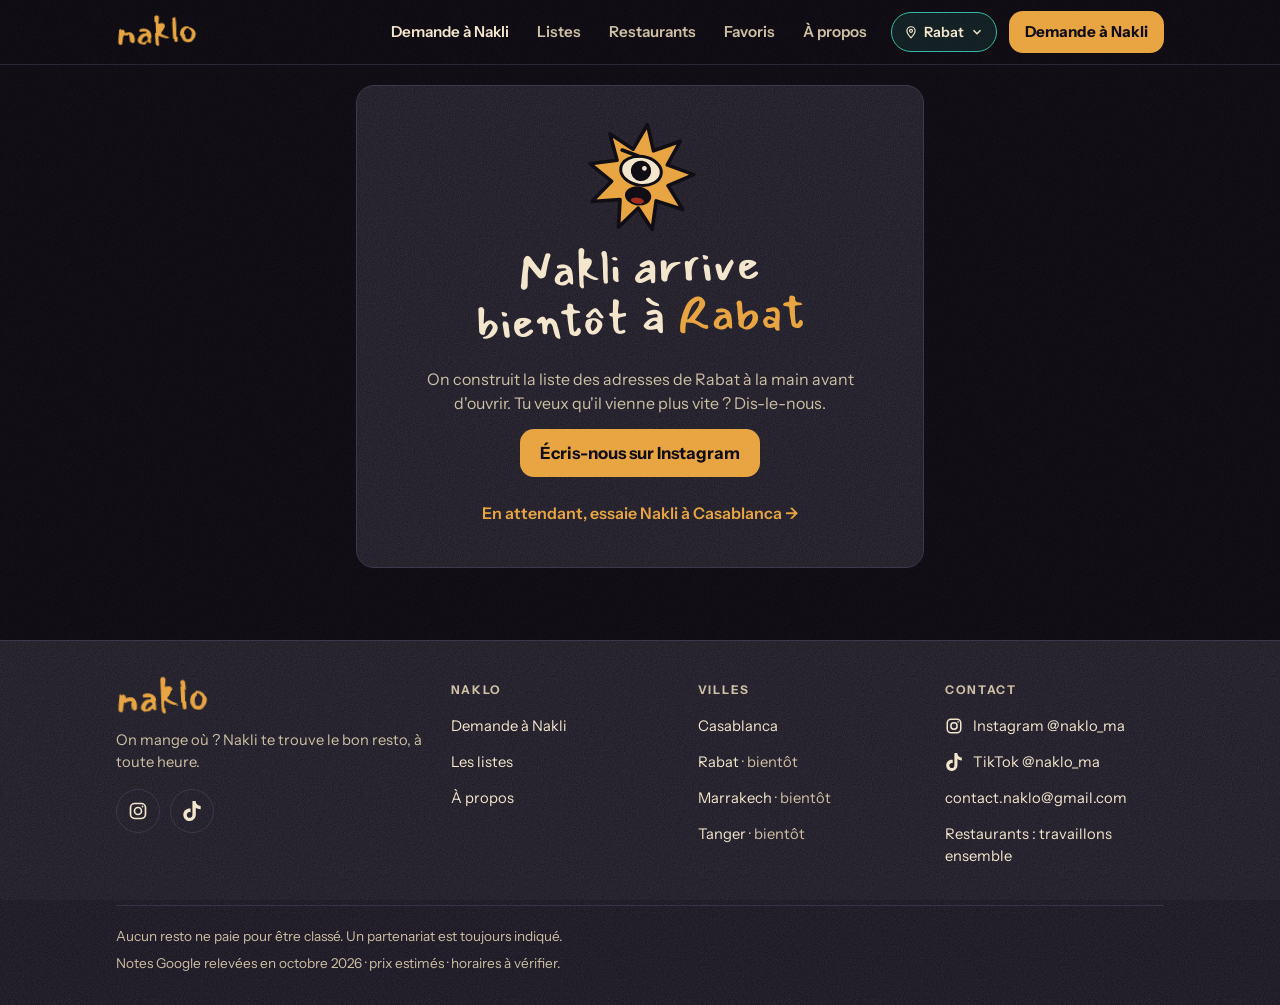
<file: rabat/index.html>
<!doctype html>
<html lang="fr">
<head>
<meta charset="utf-8">
<meta name="viewport" content="width=device-width, initial-scale=1">
<title>Naklo à Rabat : bientôt · naklo</title>
<meta name="description" content="Nakli arrive bientôt à Rabat. En attendant, il te trouve le bon resto à Casablanca.">
<meta name="theme-color" content="#0B090F">
<link rel="icon" href="../assets/nakli-icone.svg" type="image/svg+xml">
<link rel="apple-touch-icon" href="../assets/nakli-photo-profil.png">
<link rel="preconnect" href="https://fonts.googleapis.com">
<link rel="preconnect" href="https://fonts.gstatic.com" crossorigin>
<link rel="stylesheet" href="https://fonts.googleapis.com/css2?family=Mansalva&family=Instrument+Sans:wght@400;500;600;700&display=swap">
<link rel="stylesheet" href="../assets/site.css">
</head>
<body data-root="../" data-page="outil" data-ville="rabat">
<div data-entete></div>
<main id="contenu" class="wrap wrap-etroit">
  <div class="outil" id="outil"><p class="statut">Nakli arrive…</p></div>
  <noscript><p class="alerte">Active JavaScript pour que Nakli puisse te répondre.</p></noscript>
</main>
<div data-pied></div>
<script src="../data/villes.js"></script>
<script src="../assets/naklo.js"></script>
<script src="../assets/outil.js"></script>
</body>
</html>
</file>
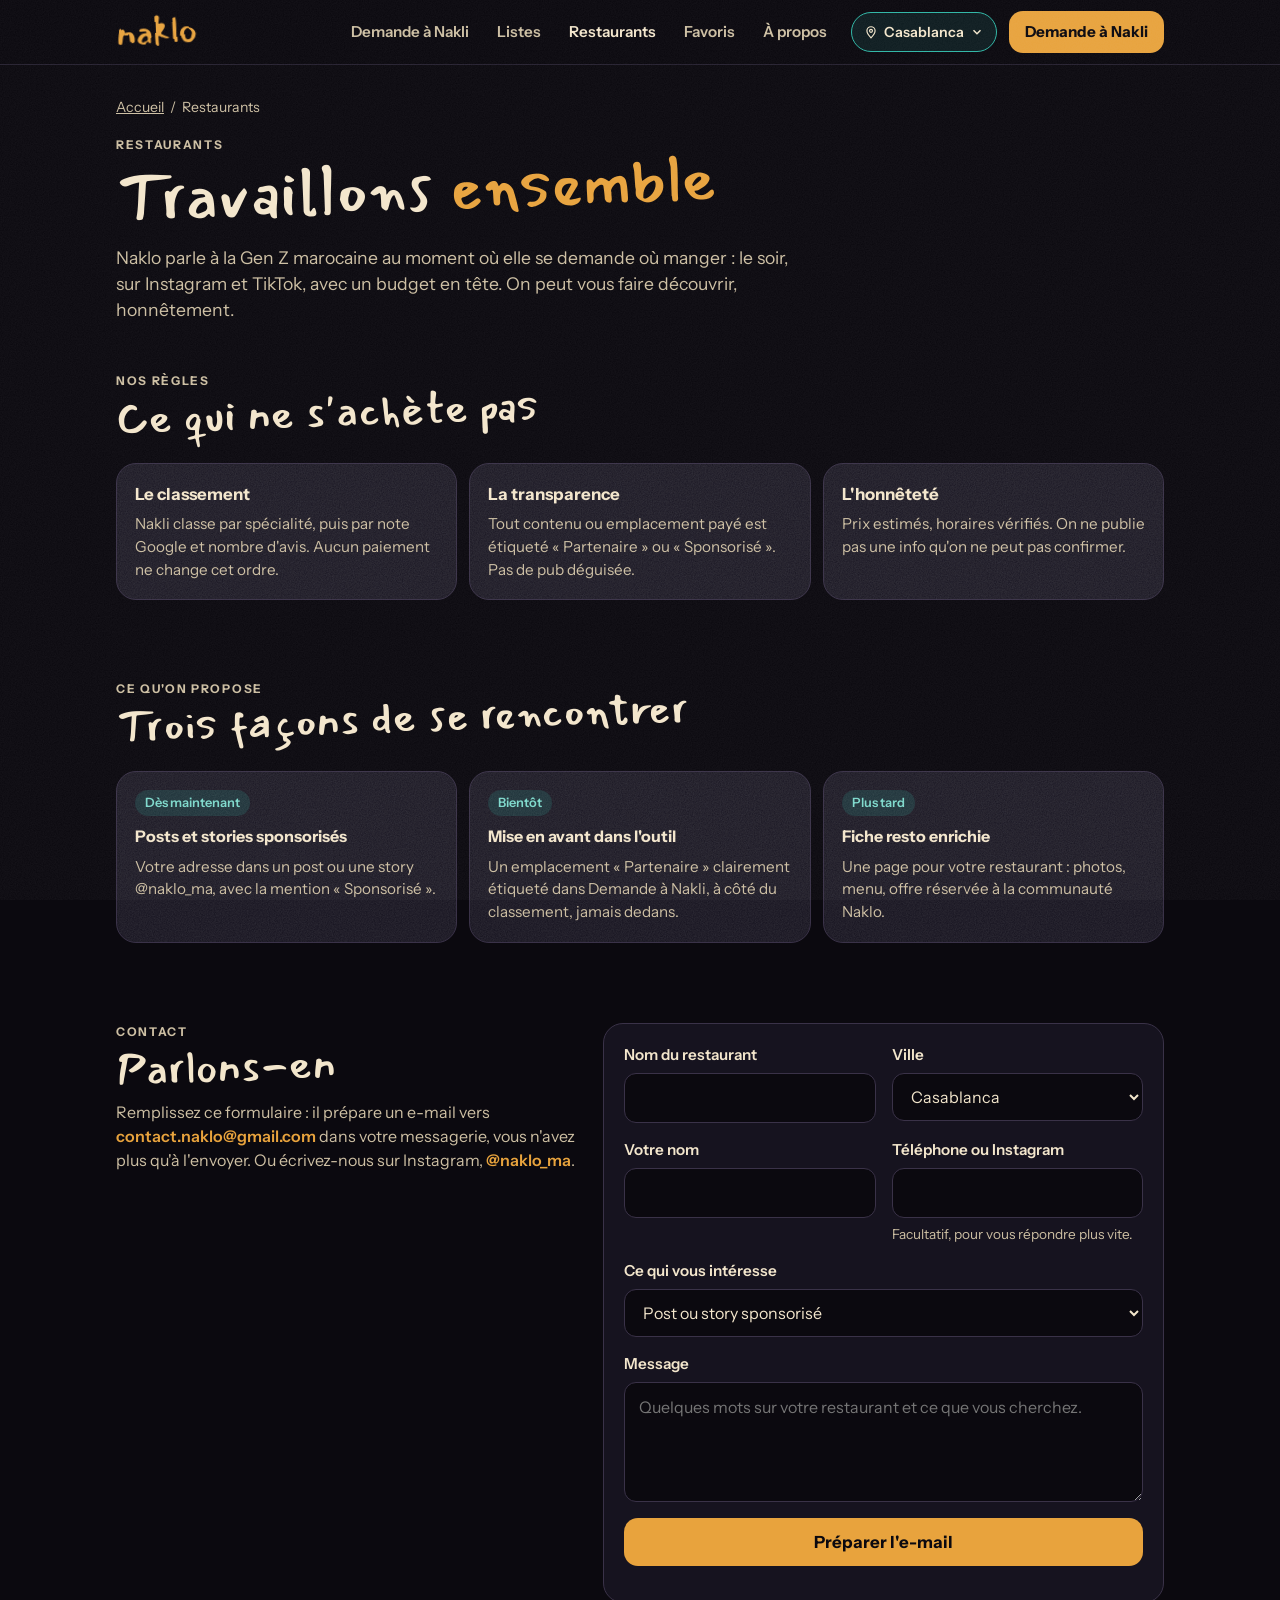
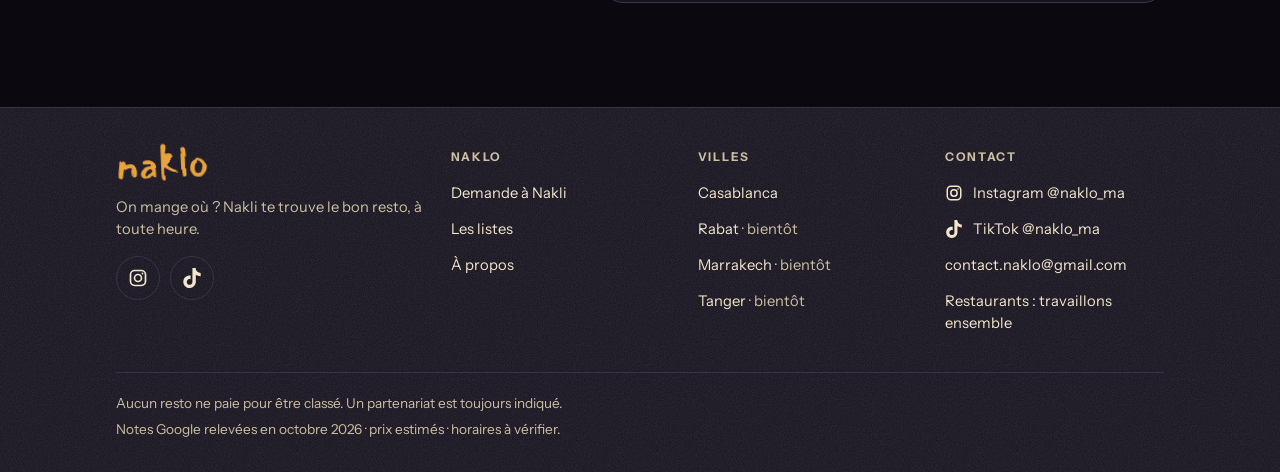
<file: restaurants/index.html>
<!doctype html>
<html lang="fr">
<head>
<meta charset="utf-8">
<meta name="viewport" content="width=device-width, initial-scale=1">
<meta name="theme-color" content="#0B090F">
<link rel="icon" href="../assets/nakli-icone.svg" type="image/svg+xml">
<link rel="apple-touch-icon" href="../assets/nakli-photo-profil.png">
<link rel="preconnect" href="https://fonts.googleapis.com">
<link rel="preconnect" href="https://fonts.gstatic.com" crossorigin>
<link rel="stylesheet" href="https://fonts.googleapis.com/css2?family=Mansalva&family=Instrument+Sans:wght@400;500;600;700&display=swap">
<link rel="stylesheet" href="../assets/site.css">
<title>Restaurants : travaillons ensemble · naklo</title>
<meta name="description" content="Vous avez un restaurant ? Naklo parle chaque soir à des jeunes qui cherchent où manger. Posts sponsorisés, mise en avant étiquetée : le classement, lui, ne s'achète pas.">
</head>
<body data-root="../" data-page="restaurants">
<div data-entete></div>

<main id="contenu" class="wrap">
  <header class="page-tete">
    <nav class="fil" aria-label="Fil d'Ariane"><a href="../index.html">Accueil</a><span aria-hidden="true">/</span><span aria-current="page">Restaurants</span></nav>
    <p class="surtitre" style="margin-top:8px">Restaurants</p>
    <h1 class="pinceau penche">Travaillons <span class="ambre">ensemble</span></h1>
    <p class="chapo">Naklo parle à la Gen Z marocaine au moment où elle se demande où manger : le soir, sur Instagram et TikTok, avec un budget en tête. On peut vous faire découvrir, honnêtement.</p>
  </header>

  <section class="section" aria-labelledby="t-principes">
    <div class="section-tete"><p class="surtitre">Nos règles</p><h2 class="pinceau penche" id="t-principes">Ce qui ne s'achète pas</h2></div>
    <ul class="principes">
      <li><b>Le classement</b><p>Nakli classe par spécialité, puis par note Google et nombre d'avis. Aucun paiement ne change cet ordre.</p></li>
      <li><b>La transparence</b><p>Tout contenu ou emplacement payé est étiqueté « Partenaire » ou « Sponsorisé ». Pas de pub déguisée.</p></li>
      <li><b>L'honnêteté</b><p>Prix estimés, horaires vérifiés. On ne publie pas une info qu'on ne peut pas confirmer.</p></li>
    </ul>
  </section>

  <section class="section" aria-labelledby="t-offres">
    <div class="section-tete"><p class="surtitre">Ce qu'on propose</p><h2 class="pinceau penche" id="t-offres">Trois façons de se rencontrer</h2></div>
    <div class="offres">
      <div class="offre carte"><span class="tag">Dès maintenant</span><b>Posts et stories sponsorisés</b><p>Votre adresse dans un post ou une story @naklo_ma, avec la mention « Sponsorisé ».</p></div>
      <div class="offre carte"><span class="tag">Bientôt</span><b>Mise en avant dans l'outil</b><p>Un emplacement « Partenaire » clairement étiqueté dans Demande à Nakli, à côté du classement, jamais dedans.</p></div>
      <div class="offre carte"><span class="tag">Plus tard</span><b>Fiche resto enrichie</b><p>Une page pour votre restaurant : photos, menu, offre réservée à la communauté Naklo.</p></div>
    </div>
  </section>

  <section class="section" aria-labelledby="t-contact">
    <div class="deux-col">
      <div class="section-tete">
        <p class="surtitre">Contact</p>
        <h2 class="pinceau penche" id="t-contact">Parlons-en</h2>
        <p class="mut">Remplissez ce formulaire : il prépare un e-mail vers <a class="handle" href="mailto:contact.naklo@gmail.com">contact.naklo@gmail.com</a> dans votre messagerie, vous n'avez plus qu'à l'envoyer. Ou écrivez-nous sur Instagram, <a class="handle" href="https://www.instagram.com/naklo_ma/" target="_blank" rel="noopener">@naklo_ma</a>.</p>
      </div>
      <form class="form" id="form-resto" novalidate>
        <div class="duo">
          <div class="champ"><label for="f-resto">Nom du restaurant</label><input type="text" id="f-resto" name="resto" autocomplete="organization" required aria-describedby="e-resto"><span class="erreur" id="e-resto" hidden>Indiquez le nom du restaurant.</span></div>
          <div class="champ"><label for="f-ville">Ville</label><select id="f-ville" name="ville"></select></div>
        </div>
        <div class="duo">
          <div class="champ"><label for="f-nom">Votre nom</label><input type="text" id="f-nom" name="nom" autocomplete="name" required aria-describedby="e-nom"><span class="erreur" id="e-nom" hidden>Indiquez votre nom.</span></div>
          <div class="champ"><label for="f-tel">Téléphone ou Instagram</label><input type="text" id="f-tel" name="contact" autocomplete="tel" aria-describedby="a-tel"><span class="aide" id="a-tel">Facultatif, pour vous répondre plus vite.</span></div>
        </div>
        <div class="champ"><label for="f-objet">Ce qui vous intéresse</label>
          <select id="f-objet" name="objet"><option>Post ou story sponsorisé</option><option>Mise en avant dans l'outil</option><option>Signaler une erreur sur notre fiche</option><option>Autre</option></select></div>
        <div class="champ"><label for="f-msg">Message</label><textarea id="f-msg" name="message" placeholder="Quelques mots sur votre restaurant et ce que vous cherchez."></textarea></div>
        <button class="btn btn-large" type="submit">Préparer l'e-mail</button>
        <p class="statut" id="f-statut" aria-live="polite"></p>
      </form>
    </div>
  </section>
</main>

<div data-pied></div>
<script src="../data/villes.js"></script>
<script src="../assets/naklo.js"></script>
<script>
(function () {
  const N = window.Naklo, f = N.$("#form-resto");
  N.$("#f-ville").innerHTML = N.VILLES.map(v => `<option${v.slug === N.villeActive().slug ? " selected" : ""}>${N.esc(v.nom)}</option>`).join("") + "<option>Autre</option>";
  const requis = [["#f-resto", "#e-resto"], ["#f-nom", "#e-nom"]];
  requis.forEach(([c, e]) => N.$(c).addEventListener("blur", () => verifier(c, e)));
  function verifier(c, e) { const ok = N.$(c).value.trim() !== ""; N.$(c).setAttribute("aria-invalid", !ok); N.$(e).hidden = ok; return ok; }
  f.addEventListener("submit", ev => {
    ev.preventDefault();
    const oks = requis.map(([c, e]) => verifier(c, e));
    if (oks.includes(false)) { N.$(requis[oks.indexOf(false)][0]).focus(); return; }
    const d = Object.fromEntries(new FormData(f));
    const sujet = `[Restaurant] ${d.resto} · ${d.objet}`;
    const corps = `Restaurant : ${d.resto}\nVille : ${d.ville}\nNom : ${d.nom}\nContact : ${d.contact || "-"}\nIntérêt : ${d.objet}\n\n${d.message || ""}`;
    location.href = `mailto:contact.naklo@gmail.com?subject=${encodeURIComponent(sujet)}&body=${encodeURIComponent(corps)}`;
    N.$("#f-statut").textContent = "Votre messagerie s'ouvre avec l'e-mail prêt. Si rien ne se passe, écrivez à contact.naklo@gmail.com.";
  });
})();
</script>
</body>
</html>
</file>
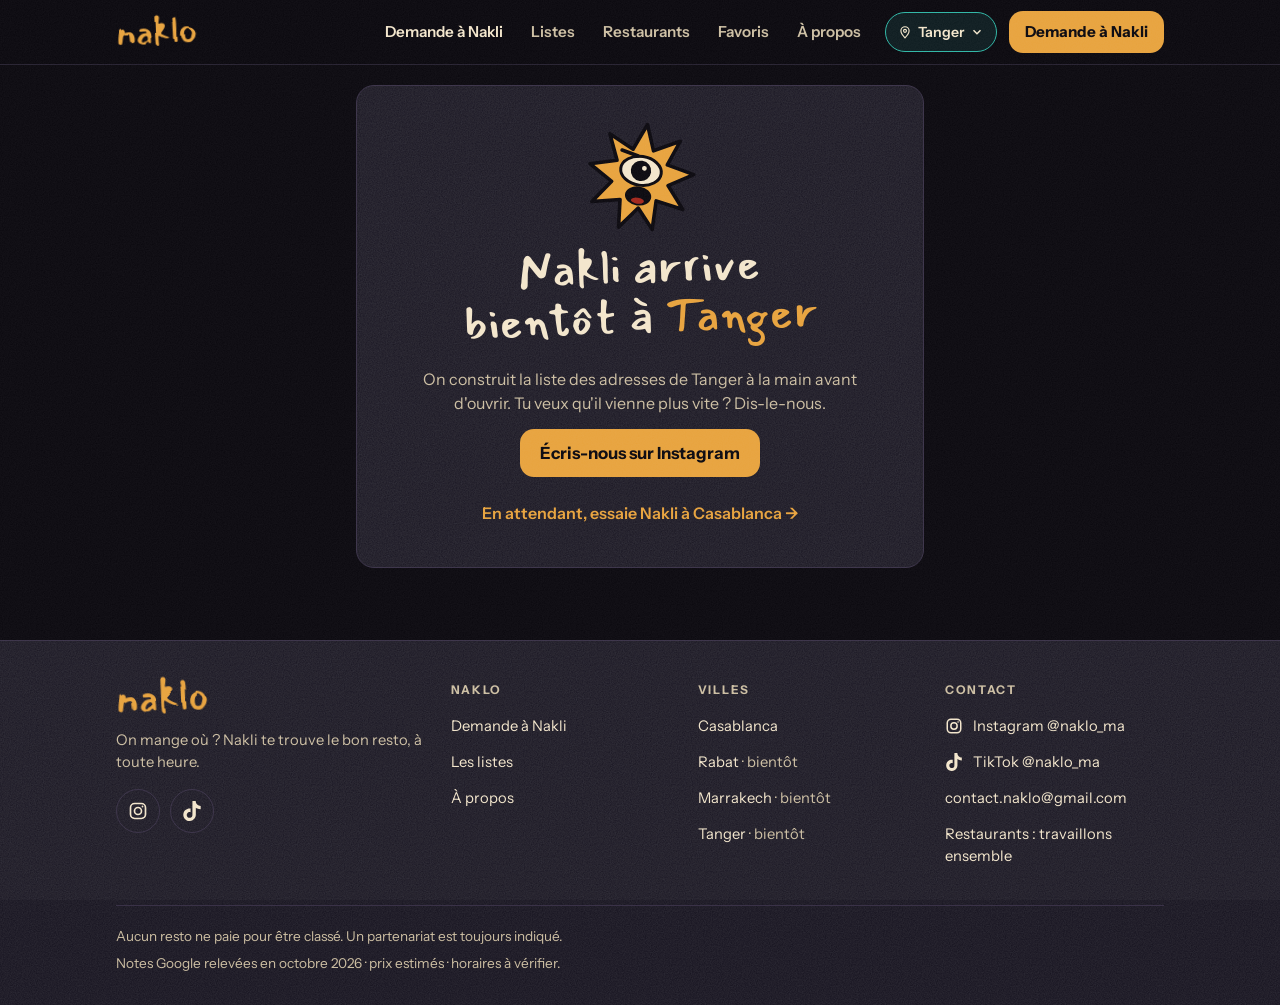
<file: tanger/index.html>
<!doctype html>
<html lang="fr">
<head>
<meta charset="utf-8">
<meta name="viewport" content="width=device-width, initial-scale=1">
<title>Naklo à Tanger : bientôt · naklo</title>
<meta name="description" content="Nakli arrive bientôt à Tanger. En attendant, il te trouve le bon resto à Casablanca.">
<meta name="theme-color" content="#0B090F">
<link rel="icon" href="../assets/nakli-icone.svg" type="image/svg+xml">
<link rel="apple-touch-icon" href="../assets/nakli-photo-profil.png">
<link rel="preconnect" href="https://fonts.googleapis.com">
<link rel="preconnect" href="https://fonts.gstatic.com" crossorigin>
<link rel="stylesheet" href="https://fonts.googleapis.com/css2?family=Mansalva&family=Instrument+Sans:wght@400;500;600;700&display=swap">
<link rel="stylesheet" href="../assets/site.css">
</head>
<body data-root="../" data-page="outil" data-ville="tanger">
<div data-entete></div>
<main id="contenu" class="wrap wrap-etroit">
  <div class="outil" id="outil"><p class="statut">Nakli arrive…</p></div>
  <noscript><p class="alerte">Active JavaScript pour que Nakli puisse te répondre.</p></noscript>
</main>
<div data-pied></div>
<script src="../data/villes.js"></script>
<script src="../assets/naklo.js"></script>
<script src="../assets/outil.js"></script>
</body>
</html>
</file>
<file: assets/site.css>
/* Naklo : styles du site. Valeurs reprises de la charte (naklo-identite/naklo.css). */
:root {
  --nuit-900: #0B090F;
  --nuit-800: #16131F;
  --nuit-700: #241E2E;
  --ligne: #3A3248;
  --creme: #F3E6CC;
  --creme-muted: #CDBFA3;
  --ambre: #E8A33D;
  --rouge-profond: #A3261B;
  --rouge-clair: #E0705F;
  --turquoise: #2FB7A6;
  --turquoise-clair: #7ED9CC;

  --font-pinceau: "Mansalva", "Caveat Brush", cursive;
  --font-texte: "Instrument Sans", system-ui, -apple-system, "Segoe UI", sans-serif;

  --space-1: 4px; --space-2: 8px; --space-3: 12px; --space-4: 16px; --space-6: 24px; --space-8: 32px; --space-12: 48px; --space-16: 64px;
  --radius-sm: 6px; --radius-md: 14px; --radius-lg: 20px; --radius-pill: 999px;
  --header-h: 64px;
  color-scheme: dark;
}

*, *::before, *::after { box-sizing: border-box; }
[hidden] { display: none !important; }
html { -webkit-text-size-adjust: 100%; scroll-padding-top: calc(var(--header-h) + 12px); }
body {
  margin: 0; background: var(--nuit-900); color: var(--creme);
  font-family: var(--font-texte); font-size: 16px; line-height: 1.5;
  min-height: 100vh; display: flex; flex-direction: column;
}
main { flex: 1; }
img, svg { display: block; max-width: 100%; }
a { color: inherit; }
p { margin: 0; }
:focus-visible { outline: 2px solid var(--turquoise); outline-offset: 3px; border-radius: 4px; }
.sr-only { position: absolute; width: 1px; height: 1px; overflow: hidden; clip: rect(0 0 0 0); white-space: nowrap; }
.skip { position: absolute; left: 12px; top: -60px; background: var(--ambre); color: var(--nuit-900); padding: 10px 14px; border-radius: var(--radius-md); font-weight: 700; z-index: 100; text-decoration: none; }
.skip:focus { top: 12px; }

.wrap { width: 100%; max-width: 1080px; margin: 0 auto; padding-inline: 16px; }
.wrap-etroit { max-width: 600px; }

/* ---------- Typo de marque ---------- */
.logo { font-family: var(--font-pinceau); color: var(--ambre); font-weight: 400; line-height: .9; transform: rotate(-3deg); transform-origin: left; filter: url(#rough); text-decoration: none; display: inline-block; }
.pinceau { font-family: var(--font-pinceau); font-weight: 400; line-height: 1.05; text-wrap: balance; margin: 0; }
.pinceau.penche { transform: rotate(-2deg); transform-origin: left; }
.ambre { color: var(--ambre); }
.surtitre { font-size: .75rem; font-weight: 700; letter-spacing: .14em; text-transform: uppercase; color: var(--creme-muted); margin: 0; }
.mut { color: var(--creme-muted); }
.handle { color: var(--ambre); font-weight: 600; text-decoration: none; }
.handle:hover { text-decoration: underline; }

/* ---------- Boutons, puces, étiquettes ---------- */
.btn {
  font: 700 1.05rem var(--font-texte); min-height: 48px; padding: 12px 20px; border-radius: var(--radius-md);
  border: 0; background: var(--ambre); color: var(--nuit-900); cursor: pointer; text-decoration: none;
  display: inline-flex; align-items: center; justify-content: center; gap: 8px; line-height: 1.2; text-align: center;
}
.btn:hover { background: #F0B357; }
.btn:active { transform: translateY(1px); }
.btn:disabled { opacity: .5; cursor: not-allowed; }
.btn-secondaire { background: transparent; color: var(--creme); border: 1.5px solid var(--ligne); font-weight: 600; }
.btn-secondaire:hover { background: var(--nuit-700); border-color: var(--creme-muted); }
.btn-petit { min-height: 44px; font-size: .92rem; padding: 10px 14px; }
.btn-large { width: 100%; }
@media (prefers-reduced-motion: no-preference) { .btn, .chip, .city, .carte-lien { transition: background .15s, border-color .15s, color .15s, transform .15s; } }

.chips { display: flex; flex-wrap: wrap; gap: 8px; }
.chip { font: 600 .92rem var(--font-texte); min-height: 44px; padding: 10px 14px; border-radius: var(--radius-pill); border: 1.5px solid var(--ligne); background: var(--nuit-900); color: var(--creme); cursor: pointer; line-height: 1.2; }
.chip:hover { border-color: var(--creme-muted); }
.chip[aria-pressed="true"] { background: var(--creme); border-color: var(--creme); color: var(--nuit-900); }
.tag { font-size: .8rem; font-weight: 600; border-radius: var(--radius-pill); padding: 3px 10px; background: rgba(47,183,166,.16); color: var(--turquoise-clair); white-space: nowrap; }
.tag.attention { background: rgba(224,112,95,.16); color: var(--rouge-clair); }
.tag.partenaire { background: rgba(232,163,61,.16); color: var(--ambre); }

/* ---------- En-tête ---------- */
.entete { position: sticky; top: 0; z-index: 50; background: rgba(11,9,15,.88); backdrop-filter: blur(10px); -webkit-backdrop-filter: blur(10px); border-bottom: 1px solid rgba(58,50,72,.6); }
.entete .wrap { height: var(--header-h); display: flex; align-items: center; gap: 12px; }
.entete .logo { font-size: 2.3rem; margin-right: auto; padding-top: 4px; }
.nav-liens { display: none; gap: 4px; }
.nav-liens a { text-decoration: none; color: var(--creme-muted); font-weight: 600; font-size: .95rem; padding: 10px 12px; border-radius: 10px; }
.nav-liens a:hover { color: var(--creme); background: var(--nuit-800); }
.nav-liens a[aria-current="page"] { color: var(--creme); }
.ville-btn { font: 600 .88rem var(--font-texte); min-height: 40px; display: inline-flex; align-items: center; gap: 6px; padding: 8px 12px; border-radius: var(--radius-pill); border: 1.5px solid var(--turquoise); background: rgba(47,183,166,.12); color: var(--creme); cursor: pointer; }
.ville-btn svg { width: 14px; height: 14px; }
.menu-btn { width: 44px; height: 44px; border-radius: 12px; border: 1.5px solid var(--ligne); background: transparent; color: var(--creme); cursor: pointer; display: inline-flex; align-items: center; justify-content: center; }
.entete .btn { display: none; }
@media (min-width: 860px) {
  .nav-liens { display: flex; }
  .menu-btn { display: none; }
  .entete .btn { display: inline-flex; min-height: 42px; padding: 9px 16px; font-size: .95rem; }
}

/* Menus déroulants (ville + menu mobile) */
.tiroir { position: fixed; inset: var(--header-h) 0 auto 0; background: var(--nuit-800); border-bottom: 1px solid var(--ligne); z-index: 49; padding: 12px 0 20px; box-shadow: 0 24px 40px rgba(0,0,0,.5); }
.tiroir ul { list-style: none; margin: 0; padding: 0; display: flex; flex-direction: column; }
.tiroir a, .tiroir button.item { display: flex; justify-content: space-between; align-items: center; gap: 12px; padding: 14px 4px; min-height: 52px; color: var(--creme); text-decoration: none; font: 600 1.05rem var(--font-texte); border: 0; border-bottom: 1px solid var(--ligne); background: none; width: 100%; text-align: left; cursor: pointer; }
.tiroir li:last-child a, .tiroir li:last-child button.item { border-bottom: 0; }
.tiroir small { color: var(--creme-muted); font-weight: 500; font-size: .8rem; }
.tiroir .actif { color: var(--turquoise-clair); }

/* ---------- Pied de page ---------- */
.pied { margin-top: var(--space-16); border-top: 1px solid var(--ligne); background: var(--nuit-800); padding: 40px 0 32px; font-size: .92rem; }
.pied-grille { display: grid; gap: 28px; grid-template-columns: 1fr; }
.pied .logo { font-size: 2.6rem; }
.pied h2 { font-size: .75rem; font-weight: 700; letter-spacing: .14em; text-transform: uppercase; color: var(--creme-muted); margin: 0 0 10px; }
.pied ul { list-style: none; margin: 0; padding: 0; display: flex; flex-direction: column; gap: 2px; }
.pied ul a { color: var(--creme); text-decoration: none; display: inline-block; padding: 6px 0; }
.pied ul a:hover { color: var(--ambre); }
.pied .promesse { color: var(--creme-muted); margin-top: 10px; max-width: 32ch; }
.pied-bas { margin-top: 32px; padding-top: 20px; border-top: 1px solid var(--ligne); color: var(--creme-muted); font-size: .85rem; display: flex; flex-direction: column; gap: 6px; }
@media (min-width: 720px) { .pied-grille { grid-template-columns: 1.4fr 1fr 1fr 1fr; } }

/* ---------- Nakli ---------- */
.nakli { width: 84px; height: 84px; flex: 0 0 auto; transform: rotate(8deg); }
@media (prefers-reduced-motion: no-preference) {
  .nakli.cherche { animation: nakli-cherche .9s ease-in-out infinite; }
  @keyframes nakli-cherche { 50% { transform: rotate(-6deg) scale(1.05); } }
  .nakli-flotte { animation: nakli-flotte 6s ease-in-out infinite; }
  @keyframes nakli-flotte { 50% { transform: rotate(4deg) translateY(-8px); } }
}

/* ---------- Accueil ---------- */
.hero { position: relative; overflow: hidden; padding: 40px 0 48px; }
.hero::before { /* lumière de scène, chaude, en haut à droite */
  content: ""; position: absolute; inset: -20% -30% auto auto; width: 520px; height: 520px; pointer-events: none;
  background: radial-gradient(closest-side, rgba(232,163,61,.22), rgba(163,38,27,.10) 55%, transparent);
}
.hero .wrap { position: relative; display: grid; gap: 28px; align-items: center; }
.hero-nakli { width: 132px; height: 132px; transform: rotate(8deg); }
.hero h1 { font-size: clamp(3.2rem, 13vw, 6rem); color: var(--creme); }
.hero h1 .ambre { display: inline-block; transform: rotate(-3deg); filter: url(#rough); }
.hero .accroche { font-size: 1.15rem; color: var(--creme-muted); max-width: 34ch; margin-top: 14px; }
.hero .accroche b { color: var(--creme); font-weight: 600; }
.hero-actions { display: flex; flex-direction: column; gap: 10px; margin-top: 24px; max-width: 420px; }
.hero-preuves { display: flex; flex-wrap: wrap; gap: 8px 18px; margin-top: 22px; color: var(--creme-muted); font-size: .9rem; }
.hero-preuves span { display: inline-flex; align-items: center; gap: 6px; }
.hero-preuves svg { width: 16px; height: 16px; }
@media (min-width: 560px) { .hero-actions { flex-direction: row; } .hero-actions .btn { flex: 1; } }
@media (min-width: 860px) {
  .hero { padding: 72px 0 80px; }
  .hero .wrap { grid-template-columns: 1.3fr .7fr; }
  .hero-nakli { width: 280px; height: 280px; justify-self: center; order: 2; }
}

.section { padding: 40px 0; }
.section-tete { display: flex; flex-direction: column; gap: 6px; margin-bottom: 20px; }
.section-tete h2 { font-size: clamp(2rem, 7vw, 2.8rem); }
.section-tete p.mut { max-width: 52ch; }
.section-tete-ligne { display: flex; justify-content: space-between; align-items: flex-end; gap: 16px; flex-wrap: wrap; }
.lien-fleche { color: var(--ambre); font-weight: 600; text-decoration: none; display: inline-flex; align-items: center; gap: 6px; min-height: 44px; }
.lien-fleche:hover { text-decoration: underline; }

/* Situations */
.situations { display: grid; grid-template-columns: repeat(2, minmax(0, 1fr)); gap: 10px; }
@media (min-width: 860px) { .situations { grid-template-columns: repeat(3, minmax(0, 1fr)); gap: 14px; } }
.carte-lien { display: flex; flex-direction: column; gap: 6px; padding: 16px; min-height: 120px; background: var(--nuit-800); border: 1px solid var(--ligne); border-radius: var(--radius-lg); text-decoration: none; color: var(--creme); position: relative; overflow: hidden; }
.carte-lien:hover { border-color: var(--ambre); transform: translateY(-2px); }
.carte-lien .t { font-weight: 700; font-size: 1.05rem; line-height: 1.25; }
.carte-lien .d { font-size: .88rem; color: var(--creme-muted); line-height: 1.35; }
.carte-lien .fleche { margin-top: auto; color: var(--ambre); font-size: .85rem; font-weight: 600; }
.carte-lien.rouge { background: var(--rouge-profond); border-color: var(--rouge-profond); }
.carte-lien.rouge .d { color: rgba(243,230,204,.85); }
.carte-lien.rouge .fleche { color: var(--creme); }

/* Étapes */
.etapes { list-style: none; margin: 0; padding: 0; display: grid; gap: 12px; counter-reset: etape; }
@media (min-width: 720px) { .etapes { grid-template-columns: repeat(3, 1fr); } }
.etapes li { background: var(--nuit-800); border: 1px solid var(--ligne); border-radius: var(--radius-lg); padding: 18px; display: flex; flex-direction: column; gap: 6px; }
.etapes .num { font-family: var(--font-pinceau); color: var(--ambre); font-size: 2.2rem; line-height: 1; transform: rotate(-4deg); width: max-content; }
.etapes b { font-size: 1.05rem; }
.etapes p { color: var(--creme-muted); font-size: .95rem; }

/* Listes (défilement horizontal sur mobile) */
.rail { display: flex; gap: 10px; overflow-x: auto; scroll-snap-type: x mandatory; scroll-padding-inline: 16px; padding-bottom: 6px; margin-inline: -16px; padding-inline: 16px; scrollbar-width: none; }
.rail::-webkit-scrollbar { display: none; }
.rail > * { scroll-snap-align: start; flex: 0 0 72%; max-width: 260px; }
@media (min-width: 860px) { .rail { display: grid; grid-template-columns: repeat(4, 1fr); overflow: visible; margin: 0; padding: 0; } .rail > * { max-width: none; } }
.liste-carte { display: flex; flex-direction: column; gap: 10px; padding: 16px; min-height: 150px; border-radius: var(--radius-lg); background: var(--nuit-800); border: 1px solid var(--ligne); text-decoration: none; color: var(--creme); }
.liste-carte:hover { border-color: var(--ambre); }
.liste-carte .pinceau { font-size: 1.7rem; }
.liste-carte .d { font-size: .88rem; color: var(--creme-muted); }
.liste-carte .tag { align-self: flex-start; margin-top: auto; }
.liste-carte.rouge { background: var(--rouge-profond); border-color: var(--rouge-profond); }
.liste-carte.rouge .d { color: rgba(243,230,204,.85); }
.grille-listes { display: grid; grid-template-columns: 1fr; gap: 10px; }
@media (min-width: 560px) { .grille-listes { grid-template-columns: repeat(2, 1fr); } }
@media (min-width: 860px) { .grille-listes { grid-template-columns: repeat(3, 1fr); gap: 14px; } }

/* Villes */
.villes { display: grid; grid-template-columns: repeat(2, 1fr); gap: 10px; }
@media (min-width: 720px) { .villes { grid-template-columns: repeat(4, 1fr); } }
.ville-carte { padding: 18px 16px; border-radius: var(--radius-lg); border: 1px solid var(--ligne); background: var(--nuit-800); text-decoration: none; color: var(--creme); display: flex; flex-direction: column; gap: 4px; min-height: 104px; }
.ville-carte .pinceau { font-size: 1.8rem; }
.ville-carte.on { border-color: var(--turquoise); background: rgba(47,183,166,.08); }
.ville-carte.on:hover { background: rgba(47,183,166,.16); }
.ville-carte small { color: var(--creme-muted); font-size: .85rem; }
.ville-carte.on small { color: var(--turquoise-clair); font-weight: 600; }

/* Bandeau confiance / restos */
.bandeau { border-radius: var(--radius-lg); padding: 24px 20px; display: grid; gap: 16px; }
.bandeau.rouge { background: var(--rouge-profond); }
.bandeau.nuit { background: var(--nuit-800); border: 1px solid var(--ligne); }
.bandeau h2 { font-size: clamp(1.9rem, 6vw, 2.6rem); }
.bandeau p { max-width: 54ch; }
@media (min-width: 860px) { .bandeau { grid-template-columns: 1fr auto; align-items: center; padding: 36px 40px; } }
.bandeau.rouge .btn { background: var(--creme); }
.bandeau.rouge .btn:hover { background: #fff6e6; }

/* ---------- Outil ---------- */
.outil { padding: 20px 0 8px; display: flex; flex-direction: column; gap: 16px; }
.outil-tete { display: flex; align-items: center; gap: 14px; }
.outil-tete h1 { font-size: clamp(2.2rem, 9vw, 3rem); }
.outil-tete p { color: var(--creme-muted); font-size: .95rem; margin-top: 4px; }
.modes { display: grid; grid-template-columns: repeat(3, 1fr); gap: 4px; background: var(--nuit-800); border: 1px solid var(--ligne); border-radius: var(--radius-md); padding: 4px; }
.modes button { font: 600 .9rem var(--font-texte); min-height: 44px; border: 0; background: transparent; color: var(--creme-muted); padding: 10px 4px; border-radius: 10px; cursor: pointer; line-height: 1.2; }
.modes button[aria-selected="true"] { background: var(--ambre); color: var(--nuit-900); }
.panneau { background: var(--nuit-800); border: 1px solid var(--ligne); border-radius: 18px; padding: 16px; display: flex; flex-direction: column; gap: 18px; }
.panneau h2 { font-family: var(--font-pinceau); font-weight: 400; font-size: 1.6rem; line-height: 1.05; margin: 0; text-wrap: balance; }
.q { display: flex; flex-direction: column; gap: 8px; }
.stepper { display: flex; align-items: center; border: 1.5px solid var(--ligne); border-radius: 12px; background: var(--nuit-900); width: max-content; }
.stepper button { border: 0; background: transparent; color: var(--ambre); font: 700 1.3rem var(--font-texte); width: 48px; height: 46px; cursor: pointer; }
.stepper output { font-weight: 700; font-size: 1.2rem; min-width: 40px; text-align: center; font-variant-numeric: tabular-nums; }
.actions-2 { display: grid; grid-template-columns: 1.4fr 1fr; gap: 8px; }
input[type="search"], input[type="text"], input[type="email"], textarea, select {
  font: inherit; font-size: 16px; color: var(--creme); background: var(--nuit-900); border: 1.5px solid var(--ligne); border-radius: 12px; padding: 12px 14px; min-height: 48px; width: 100%; min-width: 0;
}
input:focus, textarea:focus, select:focus { border-color: var(--turquoise); outline: none; }
textarea { min-height: 120px; resize: vertical; }
.personnes { display: flex; flex-direction: column; gap: 12px; list-style: none; margin: 0; padding: 0; }
.personnes li { display: flex; flex-direction: column; gap: 8px; padding: 12px; border: 1px solid var(--ligne); border-radius: 12px; background: var(--nuit-900); }
.personnes .qui { display: flex; gap: 6px; align-items: center; }
.personnes .qui input { padding: 8px 10px; min-height: 42px; font-weight: 700; max-width: 200px; background: var(--nuit-800); }
.personnes .chip { font-size: .84rem; min-height: 40px; padding: 8px 11px; background: var(--nuit-800); }
.x { border: 0; background: transparent; color: var(--creme-muted); cursor: pointer; font-size: 1.4rem; width: 44px; height: 44px; border-radius: 10px; }
.x:hover { background: var(--nuit-800); color: var(--creme); }
.statut { font-size: .92rem; color: var(--creme-muted); }
.bulle { background: var(--nuit-700); border-radius: 16px 16px 16px 4px; padding: 12px 14px; font-size: .97rem; }
.bulle b { color: var(--ambre); font-weight: 600; }
.alerte { background: rgba(163,38,27,.22); border: 1px solid rgba(224,112,95,.35); border-radius: 12px; padding: 10px 12px; font-size: .92rem; }
.resultats { display: flex; flex-direction: column; gap: 12px; scroll-margin-top: calc(var(--header-h) + 12px); }
.vide { color: var(--creme-muted); text-align: center; padding: 20px; border: 1px dashed var(--ligne); border-radius: 14px; }
.base-liste { list-style: none; margin: 0; padding: 0; }
.base-liste li { padding: 12px 0; border-bottom: 1px solid var(--ligne); }
.base-liste li:last-child { border-bottom: 0; }
.base-liste b { display: block; }
.base-liste small { color: var(--creme-muted); font-size: .86rem; }
.base-liste a { text-decoration: none; display: block; }
.base-liste a:hover b { color: var(--ambre); }

/* Cartes de resto */
.cartes { list-style: none; margin: 0; padding: 0; display: grid; gap: 14px; }
.cartes.grille { grid-template-columns: 1fr; }
@media (min-width: 720px) { .cartes.grille { grid-template-columns: repeat(2, 1fr); } }
.carte { background: var(--nuit-800); border: 1px solid var(--ligne); border-radius: 18px; overflow: hidden; display: flex; flex-direction: column; }
.carte.top { border: 2px solid var(--ambre); }
.couv { height: 92px; display: flex; align-items: flex-end; justify-content: space-between; padding: 10px 14px; position: relative; overflow: hidden; }
.couv .mono { font-family: var(--font-pinceau); font-size: 3.4rem; line-height: .8; color: rgba(11,9,15,.55); transform: rotate(-4deg); filter: url(#rough); }
.couv .pastille { background: var(--nuit-900); color: var(--creme); font-size: .72rem; font-weight: 700; letter-spacing: .08em; text-transform: uppercase; border-radius: 8px; padding: 4px 9px; }
.carte .corps { padding: 12px 14px 14px; display: flex; flex-direction: column; gap: 10px; flex: 1; }
.carte .titre { display: flex; justify-content: space-between; gap: 10px; align-items: baseline; }
.carte h3 { font-weight: 700; font-size: 1.2rem; margin: 0; min-width: 0; line-height: 1.2; }
.carte .rang { font-family: var(--font-pinceau); color: var(--ambre); font-size: 1.5rem; line-height: 1; }
.infos { display: grid; grid-template-columns: 1fr 1fr; gap: 6px 14px; font-size: .9rem; font-variant-numeric: tabular-nums; }
.infos > span { display: flex; gap: 6px; align-items: flex-start; min-width: 0; }
.infos svg { flex: 0 0 auto; margin-top: 4px; }
@media (max-width: 400px) { .infos { grid-template-columns: 1fr; } }
.pourquoi { font-size: .97rem; }
.etiquettes { display: flex; flex-wrap: wrap; gap: 6px; }
.plats { font-size: .88rem; color: var(--creme-muted); }
.liens { display: flex; gap: 8px; flex-wrap: wrap; margin-top: auto; }

/* Bientôt (villes pas encore ouvertes) */
.bientot { text-align: center; padding: 32px 20px; display: flex; flex-direction: column; align-items: center; gap: 14px; }
.bientot .nakli { width: 120px; height: 120px; }

/* ---------- Pages simples ---------- */
.page-tete { padding: 32px 0 8px; display: flex; flex-direction: column; gap: 10px; }
.page-tete h1 { font-size: clamp(2.6rem, 11vw, 4.2rem); }
.page-tete .chapo { font-size: 1.1rem; color: var(--creme-muted); max-width: 56ch; }
.fil { font-size: .88rem; color: var(--creme-muted); display: flex; gap: 6px; flex-wrap: wrap; }
.fil a { color: var(--creme-muted); }
.principes { list-style: none; margin: 0; padding: 0; display: grid; gap: 12px; }
@media (min-width: 720px) { .principes { grid-template-columns: repeat(3, 1fr); } }
.principes li { background: var(--nuit-800); border: 1px solid var(--ligne); border-radius: var(--radius-lg); padding: 18px; display: flex; flex-direction: column; gap: 6px; }
.principes b { font-size: 1.05rem; }
.principes p { color: var(--creme-muted); font-size: .95rem; }
.offres { display: grid; gap: 12px; }
@media (min-width: 720px) { .offres { grid-template-columns: repeat(3, 1fr); } }
.offre { border: 1px solid var(--ligne); border-radius: var(--radius-lg); padding: 18px; display: flex; flex-direction: column; gap: 8px; }
.offre .tag { align-self: flex-start; }
.offre p { color: var(--creme-muted); font-size: .95rem; }
.form { display: grid; gap: 16px; background: var(--nuit-800); border: 1px solid var(--ligne); border-radius: var(--radius-lg); padding: 20px; }
.champ { display: flex; flex-direction: column; gap: 6px; }
.champ label { font-weight: 600; font-size: .95rem; }
.champ .aide { font-size: .85rem; color: var(--creme-muted); }
.champ .erreur { font-size: .85rem; color: var(--rouge-clair); }
.champ [aria-invalid="true"] { border-color: var(--rouge-clair); }
@media (min-width: 720px) { .form .duo { display: grid; grid-template-columns: 1fr 1fr; gap: 16px; } }
.form .duo { display: grid; gap: 16px; }
.deux-col { display: grid; gap: 28px; }
@media (min-width: 860px) { .deux-col { grid-template-columns: .9fr 1.1fr; align-items: start; } }

/* ---------- Nakli : regard et clignement ---------- */
[data-pupille] { transition: transform .18s ease-out; }
[data-oeil] { transform-box: fill-box; transform-origin: center; transition: transform .08s ease-in; }
.cligne [data-oeil] { transform: scaleY(.12); }
.cherche [data-pupille] { transition-duration: .12s; }

/* ---------- Néon (enseigne de club qui s'allume) ---------- */
.neon { color: var(--ambre); text-shadow: 0 0 6px rgba(232,163,61,.55), 0 0 20px rgba(232,163,61,.35), 0 0 44px rgba(163,38,27,.4); }
.neon-pastille { color: var(--ambre) !important; box-shadow: 0 0 0 1px rgba(232,163,61,.6), 0 0 14px rgba(232,163,61,.45); }
@media (prefers-reduced-motion: no-preference) {
  .neon { animation: neon-allume 1.6s steps(1, end) .25s both, neon-respire 4.5s ease-in-out 1.9s infinite; }
  .neon-pastille { animation: neon-pastille 1.2s steps(1, end) .5s both; }
}
@keyframes neon-allume {
  0% { opacity: .12; }
  6% { opacity: 1; }
  10% { opacity: .2; }
  18% { opacity: 1; }
  22% { opacity: .35; }
  40% { opacity: 1; }
  44% { opacity: .5; }
  48%, 100% { opacity: 1; }
}
@keyframes neon-respire {
  0%, 100% { text-shadow: 0 0 6px rgba(232,163,61,.55), 0 0 20px rgba(232,163,61,.35), 0 0 44px rgba(163,38,27,.4); }
  50% { text-shadow: 0 0 4px rgba(232,163,61,.4), 0 0 12px rgba(232,163,61,.22), 0 0 28px rgba(163,38,27,.28); }
}
@keyframes neon-pastille { 0% { opacity: .3; } 15% { opacity: 1; } 25% { opacity: .4; } 40%, 100% { opacity: 1; } }

/* ---------- Étincelles ---------- */
.etincelle { position: fixed; z-index: 90; pointer-events: none; }

/* ---------- Partager en story ---------- */
.btn-story { background: rgba(232,163,61,.14); color: var(--ambre); border: 1.5px solid rgba(232,163,61,.45); }
.btn-story:hover { background: rgba(232,163,61,.24); }
.story-dialog { border: 1px solid var(--ligne); border-radius: var(--radius-lg); background: var(--nuit-800); color: var(--creme); padding: 16px; width: min(420px, calc(100vw - 32px)); max-height: calc(100dvh - 32px); }
.story-dialog::backdrop { background: rgba(11,9,15,.8); backdrop-filter: blur(4px); }
.story-dialog[open] { display: flex; flex-direction: column; gap: 14px; }
.story-tete { display: flex; justify-content: space-between; align-items: center; }
.story-tete h2 { font-size: 1.8rem; color: var(--ambre); }
.story-apercu { display: flex; justify-content: center; align-items: center; min-height: 200px; }
.story-apercu img { max-height: 52dvh; width: auto; border-radius: 14px; box-shadow: 0 16px 40px rgba(0,0,0,.6); }
.story-actions { display: grid; gap: 8px; }
.story-aide { font-size: .85rem; text-align: center; }

/* ---------- Surprends-moi : cartes à swiper ---------- */
.deck-zone { display: flex; flex-direction: column; gap: 14px; }
.deck { position: relative; height: 430px; outline: none; }
.deck:focus-visible { outline: 2px solid var(--turquoise); outline-offset: 6px; border-radius: 20px; }
.deck-carte { position: absolute; inset: 0; background: var(--nuit-800); border: 1px solid var(--ligne); border-radius: 20px; overflow: hidden; display: flex; flex-direction: column; touch-action: pan-y; user-select: none; -webkit-user-select: none; cursor: grab; will-change: transform; box-shadow: 0 14px 30px rgba(0,0,0,.45); }
.deck-carte:active { cursor: grabbing; }
.deck-carte[data-rang="1"] { transform: translateY(12px) scale(.96); opacity: .8; pointer-events: none; }
.deck-carte[data-rang="2"] { transform: translateY(24px) scale(.92); opacity: .5; pointer-events: none; }
@media (prefers-reduced-motion: no-preference) { .deck-carte { transition: transform .25s ease, opacity .25s ease; } .deck-carte.drag { transition: none; } }
.deck-carte .couv { height: 130px; }
.deck-carte .corps { padding: 14px 16px 16px; display: flex; flex-direction: column; gap: 10px; }
.deck-carte h3 { font-size: 1.45rem; margin: 0; line-height: 1.15; }
.tampon { position: absolute; top: 22px; font: 700 1.3rem var(--font-texte); letter-spacing: .12em; text-transform: uppercase; padding: 6px 12px; border: 3px solid; border-radius: 10px; opacity: 0; pointer-events: none; }
.tampon.garde { left: 18px; color: var(--turquoise-clair); border-color: var(--turquoise); transform: rotate(-12deg); background: rgba(11,9,15,.6); }
.tampon.passe { right: 18px; color: var(--rouge-clair); border-color: var(--rouge-clair); transform: rotate(12deg); background: rgba(11,9,15,.6); }
.deck-actions { display: grid; grid-template-columns: 1fr auto 1fr; gap: 10px; align-items: center; }
.deck-actions .btn { min-height: 56px; white-space: nowrap; padding-inline: 12px; }
.btn-rond { width: 52px; height: 52px; padding: 0; border-radius: 50%; }
.deck-compte { text-align: center; font-variant-numeric: tabular-nums; }
.deck-fin { text-align: center; padding: 40px 16px; border: 1px dashed var(--ligne); border-radius: 20px; display: flex; flex-direction: column; align-items: center; gap: 12px; height: 100%; justify-content: center; }
.selection-tete { display: flex; justify-content: space-between; align-items: center; gap: 10px; flex-wrap: wrap; margin-top: 8px; }
.selection-tete h2 { font-size: 1.7rem; }

/* ---------- Bandeau qui défile ---------- */
.defile { border-block: 1px solid var(--ligne); background: var(--nuit-800); overflow: hidden; padding: 14px 0; -webkit-mask-image: linear-gradient(90deg, transparent, #000 8%, #000 92%, transparent); mask-image: linear-gradient(90deg, transparent, #000 8%, #000 92%, transparent); }
.defile-piste { display: flex; width: max-content; }
.defile-groupe { display: flex; align-items: center; flex-shrink: 0; }
.defile .fait { white-space: nowrap; font-size: .98rem; color: var(--creme); padding-inline: 18px; }
.defile .fait b { color: var(--ambre); font-weight: 700; }
.defile .sep { width: 12px; height: 12px; color: var(--turquoise); flex-shrink: 0; }
@media (prefers-reduced-motion: no-preference) {
  .defile-piste { animation: defile 55s linear infinite; }
  .defile:hover .defile-piste, .defile:focus-within .defile-piste { animation-play-state: paused; }
}
@keyframes defile { to { transform: translateX(-50%); } }
@media (prefers-reduced-motion: reduce) { .defile { overflow-x: auto; } .defile-groupe[aria-hidden="true"] { display: none; } }

/* ---------- Molette « Combien ? » ---------- */
.molette-zone { display: flex; align-items: center; gap: 8px; }
.molette-btn { flex: 0 0 auto; width: 44px; height: 44px; border-radius: 12px; border: 1.5px solid var(--ligne); background: var(--nuit-900); color: var(--ambre); font: 700 1.3rem var(--font-texte); cursor: pointer; }
.molette-btn:hover { border-color: var(--creme-muted); }
.molette { position: relative; flex: 1; min-width: 0; height: 60px; border-radius: 14px; background: var(--nuit-900); border: 1.5px solid var(--ligne); outline: none; }
.molette:focus-visible { border-color: var(--turquoise); }
.molette::before { /* le repère du milieu */
  content: ""; position: absolute; left: 50%; top: 7px; bottom: 7px; width: 48px; transform: translateX(-50%); border-radius: 10px; background: rgba(232,163,61,.14); border: 1.5px solid rgba(232,163,61,.6); pointer-events: none;
}
.molette-piste { display: flex; height: 100%; overflow-x: auto; scroll-snap-type: x mandatory; scrollbar-width: none; padding-inline: calc(50% - 26px); -webkit-mask-image: linear-gradient(90deg, transparent, #000 25%, #000 75%, transparent); mask-image: linear-gradient(90deg, transparent, #000 25%, #000 75%, transparent); }
.molette-piste::-webkit-scrollbar { display: none; }
.molette-piste span { flex: 0 0 52px; display: flex; align-items: center; justify-content: center; scroll-snap-align: center; font: 700 1.35rem var(--font-texte); font-variant-numeric: tabular-nums; color: var(--creme-muted); cursor: pointer; user-select: none; }
.molette-piste span.actif { color: var(--ambre); }

/* ---------- Squelettes de chargement ---------- */
.squelette .couv { background: var(--nuit-700); }
.squelette .os { display: block; height: 14px; border-radius: 6px; background: var(--nuit-700); }
@media (prefers-reduced-motion: no-preference) {
  .squelette .couv, .squelette .os { background: linear-gradient(90deg, var(--nuit-700) 0%, #2E2739 50%, var(--nuit-700) 100%); background-size: 200% 100%; animation: os 1.1s ease-in-out infinite; }
}
@keyframes os { from { background-position: 100% 0; } to { background-position: -100% 0; } }

/* ---------- Inclinaison 3D + reflet ---------- */
.incline { position: relative; transform-style: preserve-3d; }
@media (prefers-reduced-motion: no-preference) and (hover: hover) and (pointer: fine) {
  .incline { transition: transform .2s ease-out, border-color .15s; }
  .incline::after { content: ""; position: absolute; inset: 0; border-radius: inherit; pointer-events: none; opacity: 0; transition: opacity .2s; background: radial-gradient(circle at var(--rx, 50%) var(--ry, 50%), rgba(243,230,204,.12), transparent 55%); }
  .incline:hover::after { opacity: 1; }
}

/* ---------- Barre fixe mobile ---------- */
.barre-mobile { position: fixed; left: 0; right: 0; bottom: 0; z-index: 45; display: grid; grid-template-columns: 1.3fr 1fr; gap: 8px; padding: 10px 16px calc(10px + env(safe-area-inset-bottom)); background: rgba(11,9,15,.92); backdrop-filter: blur(10px); -webkit-backdrop-filter: blur(10px); border-top: 1px solid var(--ligne); }
.barre-mobile .btn { min-height: 48px; font-size: .98rem; padding-inline: 10px; white-space: nowrap; }
@media (prefers-reduced-motion: no-preference) { .barre-mobile { transition: transform .25s ease, opacity .25s; } }
.barre-mobile.cachee { transform: translateY(110%); opacity: 0; pointer-events: none; }
body.avec-barre { padding-bottom: 76px; }
@media (min-width: 860px) { .barre-mobile { display: none; } body.avec-barre { padding-bottom: 0; } }

/* ---------- Posts Instagram ---------- */
.grille-posts { display: grid; grid-template-columns: repeat(2, minmax(0, 1fr)); gap: 10px; }
@media (min-width: 720px) { .grille-posts { grid-template-columns: repeat(3, 1fr); gap: 14px; } }
@media (min-width: 1000px) { .grille-posts { grid-template-columns: repeat(4, 1fr); } }
.post-tuile { display: flex; flex-direction: column; gap: 8px; text-decoration: none; color: var(--creme); border-radius: var(--radius-lg); }
.post-tuile img { width: 100%; height: auto; aspect-ratio: 4 / 5; object-fit: cover; border-radius: var(--radius-md); border: 1px solid var(--ligne); background: var(--nuit-800); }
.post-tuile:hover img { border-color: var(--ambre); }
.post-tuile .post-titre { font-weight: 600; font-size: .92rem; line-height: 1.3; padding-inline: 2px; }
.rail-posts > * { flex: 0 0 62%; max-width: 240px; }
@media (min-width: 860px) { .rail-posts { grid-template-columns: repeat(5, 1fr) !important; } }
.liste-tete-grille { display: grid; gap: 18px; align-items: center; }
.post-vu { margin: 0; justify-self: start; width: min(240px, 70%); }
.post-vu img { width: 100%; height: auto; border-radius: var(--radius-md); border: 1px solid var(--ligne); transform: rotate(2deg); box-shadow: 0 16px 34px rgba(0,0,0,.5); }
.post-vu figcaption { margin-top: 10px; font-size: .85rem; color: var(--creme-muted); text-align: center; }
@media (min-width: 860px) { .liste-tete-grille { grid-template-columns: 1fr 260px; } .post-vu { justify-self: end; width: 100%; } }

/* ---------- Mots qui tournent ---------- */
.tourne { margin-top: 10px; font-size: clamp(1.3rem, 5vw, 1.7rem); font-weight: 600; color: var(--creme-muted); min-height: 1.4em; }
.tourne .mot { color: var(--turquoise-clair); font-weight: 700; display: inline-block; min-width: 6ch; }

/* ---------- FAQ ---------- */
.faq { display: flex; flex-direction: column; gap: 10px; max-width: 760px; }
.faq details { background: var(--nuit-800); border: 1px solid var(--ligne); border-radius: var(--radius-md); }
.faq details[open] { border-color: rgba(232,163,61,.5); }
.faq summary { list-style: none; cursor: pointer; display: flex; justify-content: space-between; align-items: center; gap: 14px; padding: 16px 18px; min-height: 56px; font-weight: 700; font-size: 1.02rem; }
.faq summary::-webkit-details-marker { display: none; }
.faq summary::after { content: ""; flex: 0 0 12px; height: 12px; border-right: 2.5px solid var(--ambre); border-bottom: 2.5px solid var(--ambre); transform: rotate(45deg) translate(-3px, -3px); }
.faq details[open] summary::after { transform: rotate(-135deg) translate(-3px, -3px); }
@media (prefers-reduced-motion: no-preference) { .faq summary::after { transition: transform .2s; } .faq details[open] .rep { animation: faq-ouvre .25s ease-out; } }
@keyframes faq-ouvre { from { opacity: 0; transform: translateY(-6px); } }
.faq .rep { padding: 0 18px 18px; color: var(--creme-muted); display: flex; flex-direction: column; gap: 8px; }
.faq .rep a { color: var(--ambre); }

/* ---------- Panneau qui monte du bas ---------- */
.feuille { position: fixed; inset: auto 0 0 0; margin: 0 auto; width: 100%; max-width: 560px; max-height: 88dvh; padding: 0 16px calc(16px + env(safe-area-inset-bottom)); border: 1px solid var(--ligne); border-bottom: 0; border-radius: 22px 22px 0 0; background: var(--nuit-800); color: var(--creme); transform: translateY(100%); overflow: auto; overscroll-behavior: contain; box-shadow: 0 -20px 50px rgba(0,0,0,.55); }
.feuille[open] { display: flex; flex-direction: column; }
.feuille.ouverte { transform: translateY(0); }
.feuille::backdrop { background: rgba(11,9,15,0); }
.feuille.ouverte::backdrop { background: rgba(11,9,15,.72); }
@media (prefers-reduced-motion: no-preference) {
  .feuille { transition: transform .26s cubic-bezier(.2,.8,.2,1); }
  .feuille.drag { transition: none; }
  .feuille::backdrop { transition: background .26s; }
}
.feuille-poignee { width: 44px; height: 5px; border-radius: 5px; background: var(--ligne); margin: 10px auto 2px; flex-shrink: 0; cursor: grab; touch-action: none; }
.feuille-tete { display: flex; justify-content: space-between; align-items: center; padding: 6px 0 10px; touch-action: none; }
.feuille-tete h2 { font-size: 1.7rem; }
.feuille-corps { display: flex; flex-direction: column; gap: 18px; padding-bottom: 4px; }
.feuille-corps ul { list-style: none; margin: 0; padding: 0; }
.feuille-corps li a { display: flex; justify-content: space-between; align-items: center; min-height: 56px; padding: 14px 4px; border-bottom: 1px solid var(--ligne); color: var(--creme); text-decoration: none; font-weight: 600; font-size: 1.1rem; }
.feuille-corps li:last-child a { border-bottom: 0; }
.feuille-corps li a small { color: var(--creme-muted); font-weight: 500; font-size: .82rem; }
.feuille-corps li a.actif { color: var(--turquoise-clair); }

.ouvre-feuille { display: flex; justify-content: space-between; align-items: center; gap: 12px; width: 100%; min-height: 64px; padding: 12px 14px; border-radius: 14px; border: 1.5px solid var(--ligne); background: var(--nuit-900); color: var(--creme); cursor: pointer; text-align: left; font: inherit; }
.ouvre-feuille:hover { border-color: var(--creme-muted); }
.ouvre-feuille > span { display: flex; flex-direction: column; gap: 3px; min-width: 0; }
.ouvre-feuille .resume { font-weight: 600; font-size: .98rem; color: var(--creme); overflow: hidden; text-overflow: ellipsis; white-space: nowrap; }
.ouvre-feuille svg { color: var(--ambre); flex-shrink: 0; }

/* ---------- Grain (texture « trait peint ») ---------- */
:root { --grain: url("data:image/svg+xml,%3Csvg xmlns='http://www.w3.org/2000/svg' width='180' height='180'%3E%3Cfilter id='n'%3E%3CfeTurbulence type='fractalNoise' baseFrequency='.85' numOctaves='3' stitchTiles='stitch'/%3E%3CfeColorMatrix values='0 0 0 0 1 0 0 0 0 1 0 0 0 0 1 0 0 0 .10 0'/%3E%3C/filter%3E%3Crect width='100%25' height='100%25' filter='url(%23n)'/%3E%3C/svg%3E"); }
body::after { content: ""; position: fixed; inset: 0; z-index: 80; pointer-events: none; background-image: var(--grain); background-size: 180px; opacity: .5; }
.carte, .panneau, .carte-lien, .liste-carte, .ville-carte, .etapes li, .principes li, .bandeau, .deck-carte, .faq details, .story-dialog, .feuille, .pied { background-image: var(--grain); background-size: 180px; }
.carte-lien.rouge, .liste-carte.rouge, .bandeau.rouge, .bandeau.nuit, .ville-carte.on { background-image: var(--grain); }

/* ---------- Logos des réseaux ---------- */
.avec-logo { display: inline-flex; align-items: center; gap: 10px; }
.avec-logo .logo-res { flex-shrink: 0; }
.reseaux { display: flex; gap: 10px; margin-top: 16px; }
.reseaux a { width: 44px; height: 44px; display: inline-flex; align-items: center; justify-content: center; border-radius: 50%; border: 1.5px solid var(--ligne); color: var(--creme); }
.reseaux a:hover { color: var(--ambre); border-color: var(--ambre); }
.reseaux .logo-res { width: 20px; height: 20px; }
.pied ul a.avec-logo { display: inline-flex; }

/* ---------- Favoris : le cœur ---------- */
.coeur { position: absolute; top: 10px; right: 10px; width: 44px; height: 44px; border-radius: 50%; border: 0; background: rgba(11,9,15,.72); color: var(--creme); display: inline-flex; align-items: center; justify-content: center; cursor: pointer; backdrop-filter: blur(4px); }
.coeur svg path { fill: none; stroke: currentColor; stroke-width: 2; stroke-linejoin: round; }
.coeur[aria-pressed="true"] { color: var(--rouge-clair); }
.coeur[aria-pressed="true"] svg path { fill: currentColor; }
.coeur:hover { background: rgba(11,9,15,.9); }
@media (prefers-reduced-motion: no-preference) { .coeur.pop svg { animation: coeur-pop .45s cubic-bezier(.3,1.6,.5,1); } }
@keyframes coeur-pop { 0% { transform: scale(.6); } 60% { transform: scale(1.25); } 100% { transform: scale(1); } }
.couv { position: relative; }
.couv .pastille { margin-right: 0; }
.compte-fav { display: inline-flex; align-items: center; justify-content: center; min-width: 20px; height: 20px; padding: 0 6px; margin-left: 6px; border-radius: 999px; background: var(--rouge-clair); color: var(--nuit-900); font-size: .75rem; font-weight: 700; vertical-align: middle; }
.compte-fav[hidden] { display: none !important; }

/* ---------- Toasts ---------- */
.toasts { position: fixed; left: 0; right: 0; bottom: 16px; z-index: 95; display: flex; flex-direction: column; align-items: center; gap: 8px; padding-inline: 16px; pointer-events: none; }
body.avec-barre .toasts { bottom: 88px; }
@media (min-width: 860px) { body.avec-barre .toasts { bottom: 24px; } }
.toast { display: flex; align-items: center; gap: 10px; max-width: 420px; padding: 10px 16px 10px 10px; border-radius: 999px; background: var(--creme); color: var(--nuit-900); font-weight: 600; font-size: .94rem; box-shadow: 0 10px 30px rgba(0,0,0,.5); pointer-events: auto; opacity: 0; transform: translateY(12px); }
.toast.visible { opacity: 1; transform: none; }
@media (prefers-reduced-motion: no-preference) { .toast { transition: opacity .25s, transform .25s cubic-bezier(.2,.8,.2,1); } }
.toast a { color: var(--rouge-profond); font-weight: 700; }
.toast-nakli { width: 30px; height: 30px; flex-shrink: 0; transform: rotate(8deg); }

/* ---------- Astuce swipe ---------- */
@media (prefers-reduced-motion: no-preference) {
  .deck-carte.astuce { animation: astuce 2.2s ease-in-out .6s 1; }
  @keyframes astuce { 0%, 100% { transform: none; } 20% { transform: translateX(46px) rotate(4deg); } 40% { transform: none; } 60% { transform: translateX(-46px) rotate(-4deg); } 80% { transform: none; } }
}
.astuce-txt { position: absolute; left: 50%; bottom: 16px; transform: translateX(-50%); background: var(--ambre); color: var(--nuit-900); font-weight: 700; font-size: .85rem; padding: 6px 12px; border-radius: 999px; pointer-events: none; animation: astuce-txt 3.4s ease forwards; }
@keyframes astuce-txt { 0%, 80% { opacity: 1; } 100% { opacity: 0; } }

/* ---------- Chiffres ---------- */
.chiffres { display: grid; grid-template-columns: repeat(3, 1fr); gap: 10px; margin-bottom: 6px; }
.chiffres > div { background: var(--nuit-800); background-image: var(--grain); border: 1px solid var(--ligne); border-radius: var(--radius-md); padding: 14px 12px; display: flex; flex-direction: column; gap: 4px; }
.chiffres b { font-family: var(--font-pinceau); font-weight: 400; font-size: 2.4rem; line-height: 1; color: var(--ambre); font-variant-numeric: tabular-nums; }
.chiffres span { font-size: .82rem; color: var(--creme-muted); line-height: 1.3; }

/* ---------- Apparition au défilement ---------- */
@media (prefers-reduced-motion: no-preference) {
  .reveal { opacity: 0; transform: translateY(18px); transition: opacity .6s ease, transform .6s cubic-bezier(.2,.8,.2,1); }
  .reveal.visible { opacity: 1; transform: none; }
}

/* ---------- Page 404 ---------- */
.perdu { text-align: center; padding: 40px 0 24px; display: flex; flex-direction: column; align-items: center; gap: 14px; }
.perdu-nakli { width: 150px; height: 150px; transform: rotate(-10deg); }
.perdu-code { font-family: var(--font-pinceau); font-size: 5rem; line-height: .9; color: var(--nuit-700); margin-top: -10px; letter-spacing: .05em; }
.perdu h1 { font-size: clamp(2rem, 8vw, 2.8rem); max-width: 18ch; }
.perdu .mut { max-width: 40ch; }
.perdu-actions { display: flex; flex-wrap: wrap; justify-content: center; gap: 10px; margin-top: 6px; }
</file>
